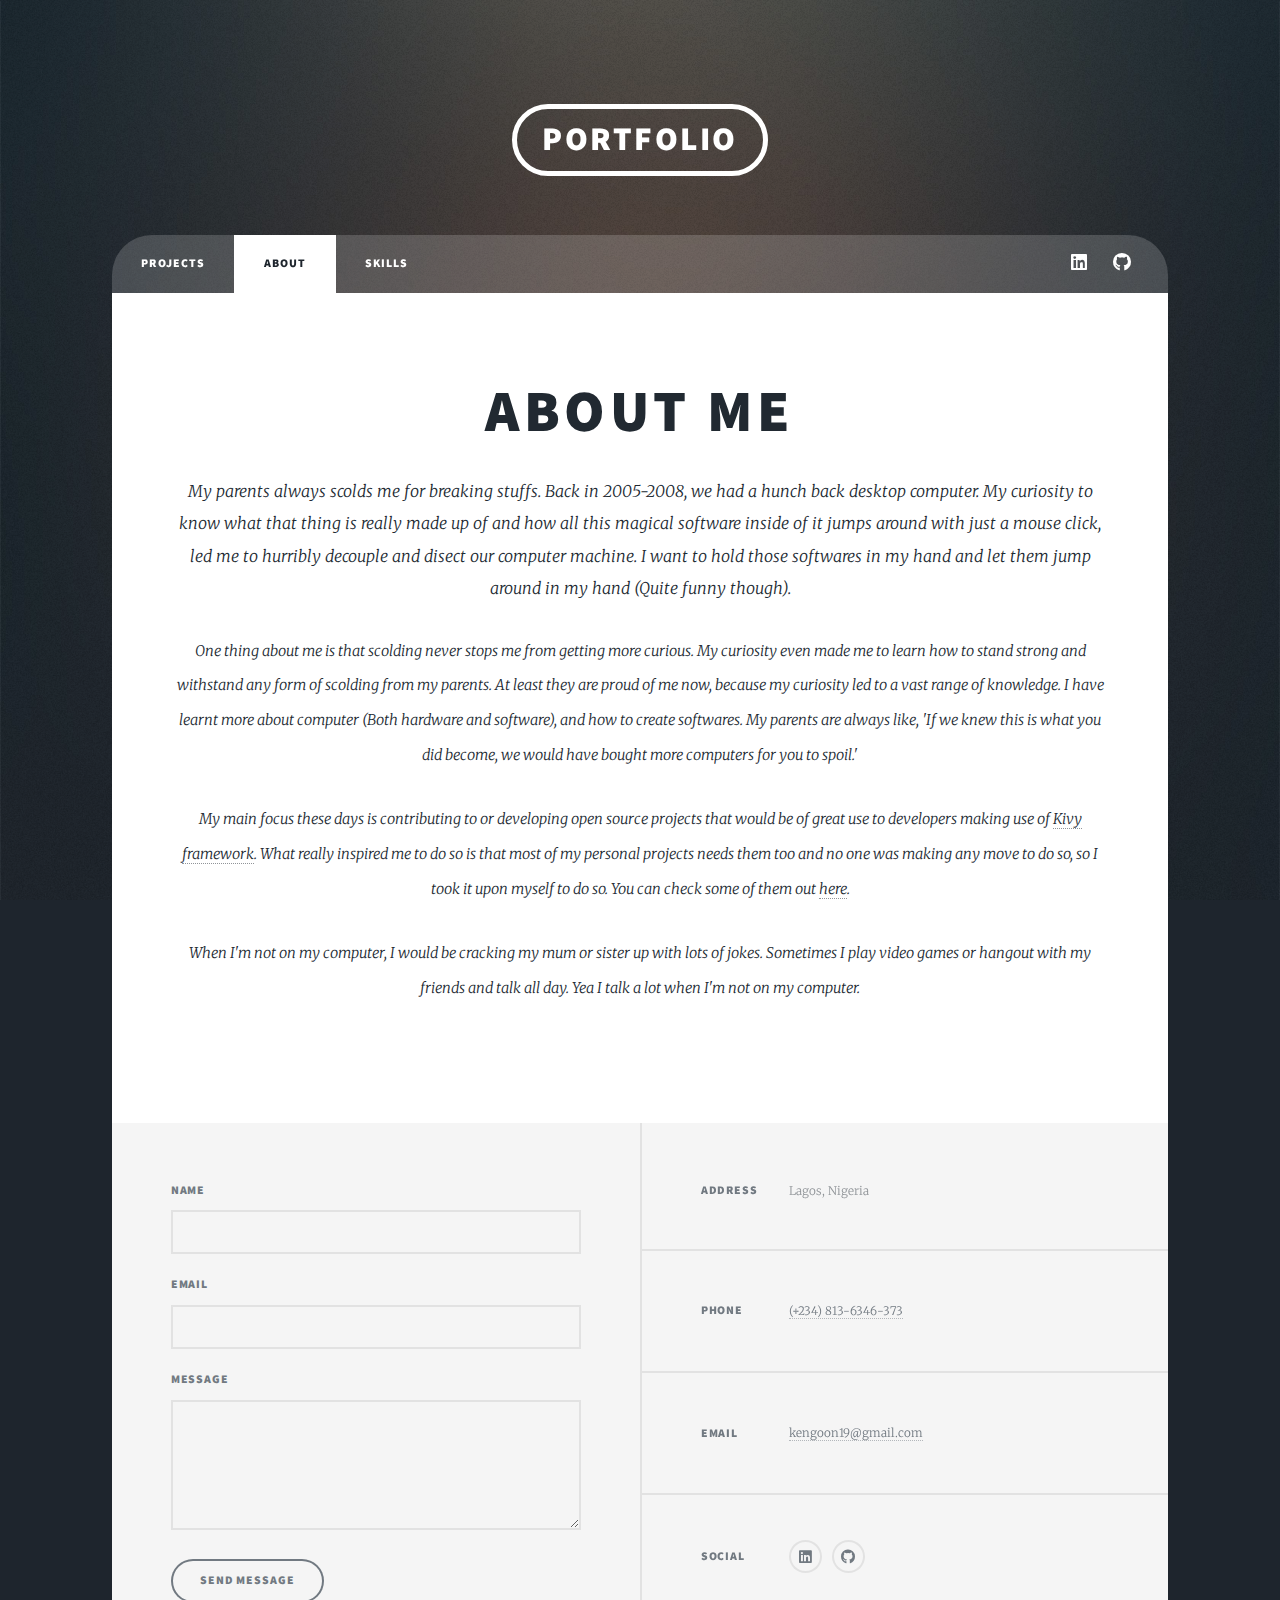
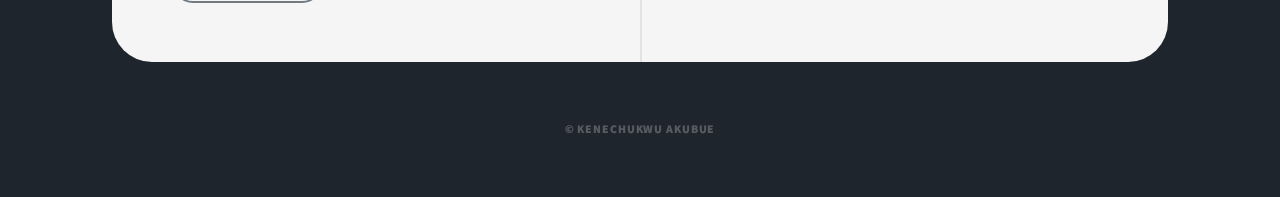
<file: about.html>
<!DOCTYPE HTML>
<!--
	Massively by HTML5 UP
	html5up.net | @ajlkn
	Free for personal and commercial use under the CCA 3.0 license (html5up.net/license)
-->
<html>
	<head>
		<title>Kenechukwu Akubue's Portfolio</title>
		<meta charset="utf-8" />
		<meta name="viewport" content="width=device-width, initial-scale=1, user-scalable=no" />
		<link rel="stylesheet" href="assets/css/main.css" />
		<noscript><link rel="stylesheet" href="assets/css/noscript.css" /></noscript>
	</head>
	<body class="is-preload">

		<!-- Wrapper -->
			<div id="wrapper">

				<!-- Header -->
					<header id="header">
						<a href="index.html" class="logo">Portfolio</a>
					</header>

				<!-- Nav -->
				<nav id="nav">
					<ul class="links">
						<li><a href="index.html">Projects</a></li>
						<li class="active"><a href="about.html">About</a></li>
						<li><a href="skills.html">Skills</a></li>
					</ul>
					<ul class="icons">
						<li><a href="https://www.linkedin.com/in/kenechukwu-akubue-b9881118a/" class="icon brands alt fa fa-linkedin"><span class="label">LinkedIn</span></a></li>
						<li><a href="https://github.com/kengoon" class="icon brands alt fa-github"><span class="label">GitHub</span></a></li>
					</ul>
				</nav>

				<!-- Main -->
					<div id="main">

						<!-- Post -->
							<section class="post">
								<header class="major">
									<h1>About Me</h1>
									<p>
										My parents always scolds me for breaking stuffs. Back in 2005-2008, 
										we had a hunch back desktop computer. My curiosity to know what that 
										thing is really made up of and how all this magical software inside of 
										it jumps around with just a mouse click, led me to hurribly decouple and 
										disect our computer machine. I want to hold those softwares in my hand and 
										let them jump around in my hand (Quite funny though). 
									</p>
									<p>
										One thing about me is that scolding never stops me from getting more curious. 
										My curiosity even made me to learn how to stand strong and withstand any form 
										of scolding from my parents. At least they are proud of me now, because my 
										curiosity led to a vast range of knowledge. I have learnt more about computer 
										(Both hardware and software), and how to create softwares. My parents are always 
										like, 'If we knew this is what you did become, we would have bought more computers 
										for you to spoil.'
									</p>
									<p>
										My main focus these days is contributing to or developing open source projects that 
										would be of great use to developers making use of 
										<a href="https://kivy.org">Kivy framework</a>. What really inspired me to do so is that 
										most of my personal projects needs them too and no one was making any move to do so, so 
										I took it upon myself to do so. You can check some of them out 
										<a href="index.html">here</a>.
									</p>
									<p>
										When I'm not on my computer, I would be cracking my mum or sister up with lots of jokes.
										Sometimes I play video games or hangout with my friends and talk all day. Yea I talk a lot 
										when I'm not on my computer. 
									</p>
								</header>
							</section>

					</div>

				<!-- Footer -->
					<footer id="footer">
						<section>
							<form method="post" action="#">
								<div class="fields">
									<div class="field">
										<label for="name">Name</label>
										<input type="text" name="name" id="name" />
									</div>
									<div class="field">
										<label for="email">Email</label>
										<input type="text" name="email" id="email" />
									</div>
									<div class="field">
										<label for="message">Message</label>
										<textarea name="message" id="message" rows="3"></textarea>
									</div>
								</div>
								<ul class="actions">
									<li><input type="submit" value="Send Message" /></li>
								</ul>
							</form>
						</section>
						<section class="split contact">
							<section class="alt">
								<h3>Address</h3>
								<p>Lagos, Nigeria</p>
							</section>
							<section>
								<h3>Phone</h3>
								<p><a href="tel:234-813-6346-373">(+234) 813-6346-373</a></p>
							</section>
							<section>
								<h3>Email</h3>
								<p><a href="mailto:kengoon19@gmail.com">kengoon19@gmail.com</a></p>
							</section>
							<section>
								<h3>Social</h3>
								<ul class="icons alt">
									<li><a href="https://www.linkedin.com/in/kenechukwu-akubue-b9881118a/" class="icon brands alt fa fa-linkedin"><span class="label">Twitter</span></a></li>
									<li><a href="https://github.com/kengoon" class="icon brands alt fa-github"><span class="label">GitHub</span></a></li>
								</ul>
							</section>
						</section>
					</footer>

				<!-- Copyright -->
					<div id="copyright">
						<ul><li>&copy; Kenechukwu Akubue</li></ul>
					</div>

			</div>

		<!-- Scripts -->
			<script src="assets/js/jquery.min.js"></script>
			<script src="assets/js/jquery.scrollex.min.js"></script>
			<script src="assets/js/jquery.scrolly.min.js"></script>
			<script src="assets/js/browser.min.js"></script>
			<script src="assets/js/breakpoints.min.js"></script>
			<script src="assets/js/util.js"></script>
			<script src="assets/js/main.js"></script>

	</body>
</html>
</file>
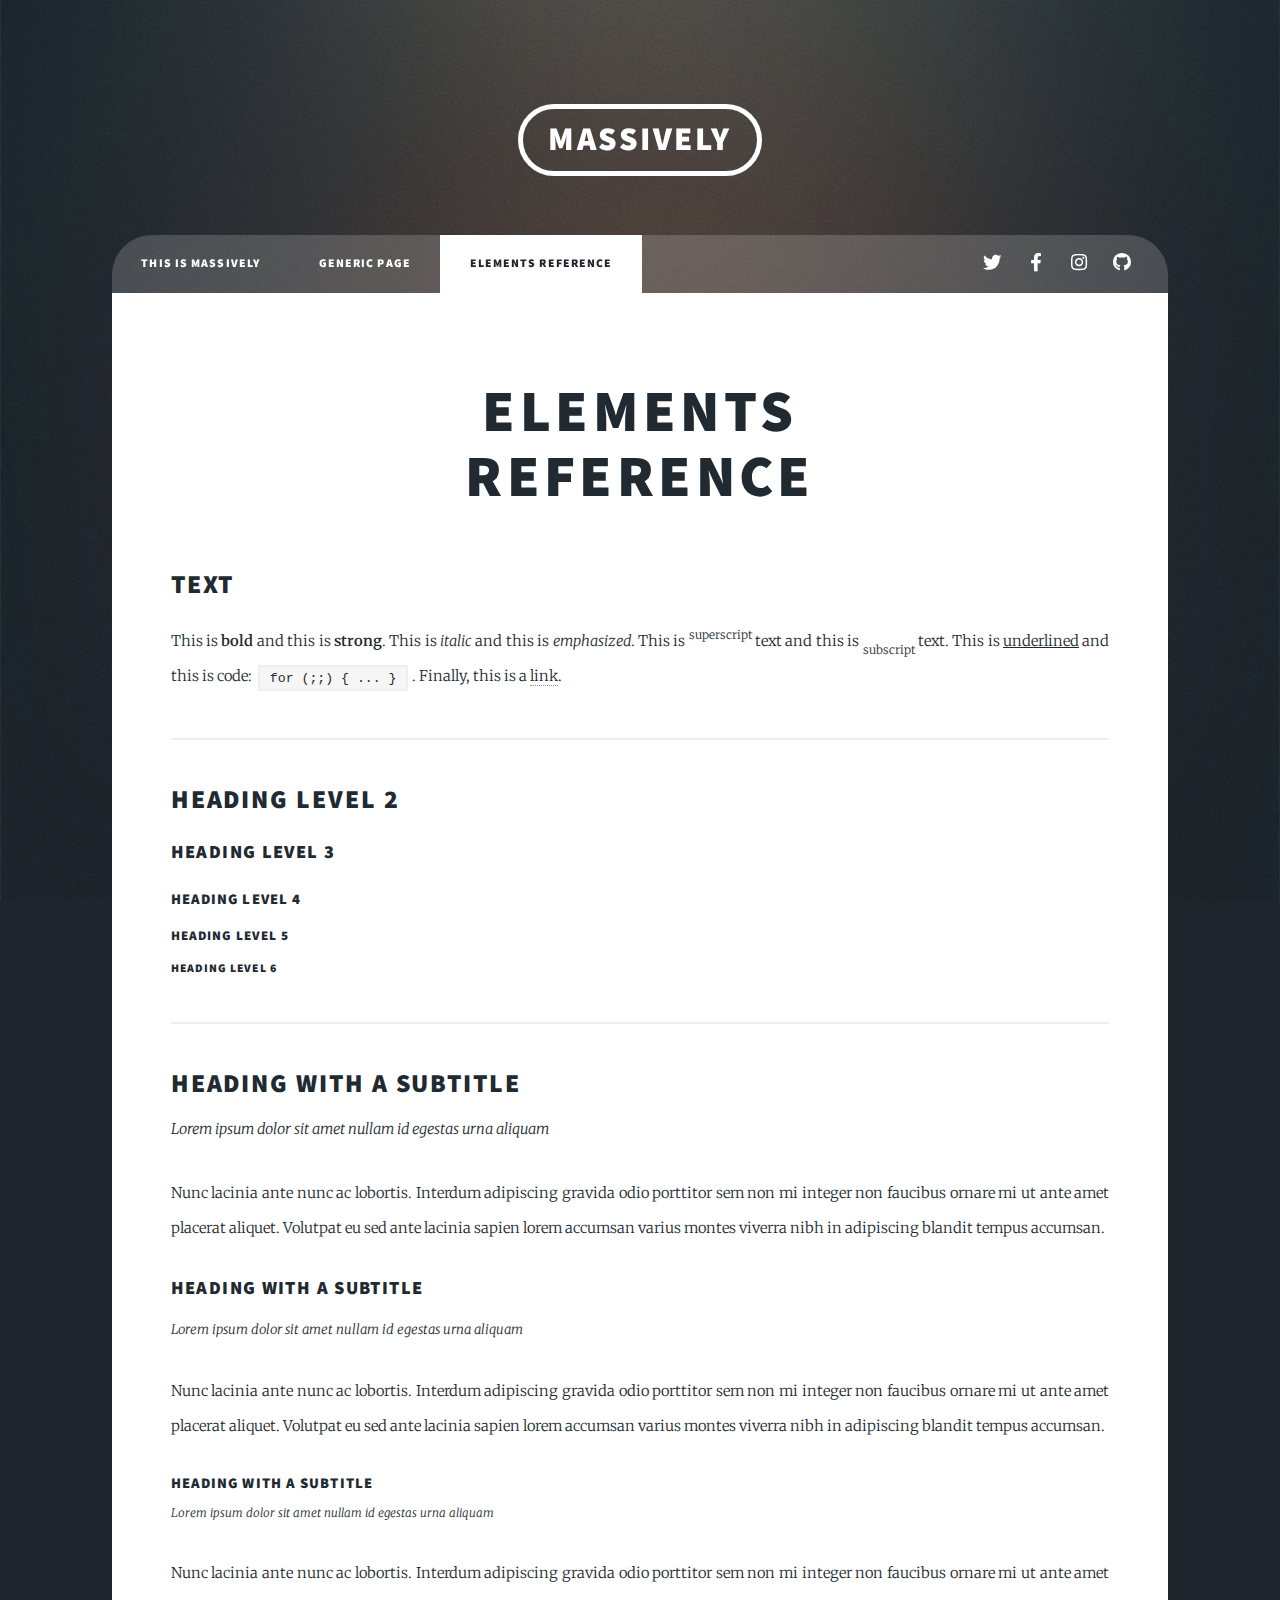
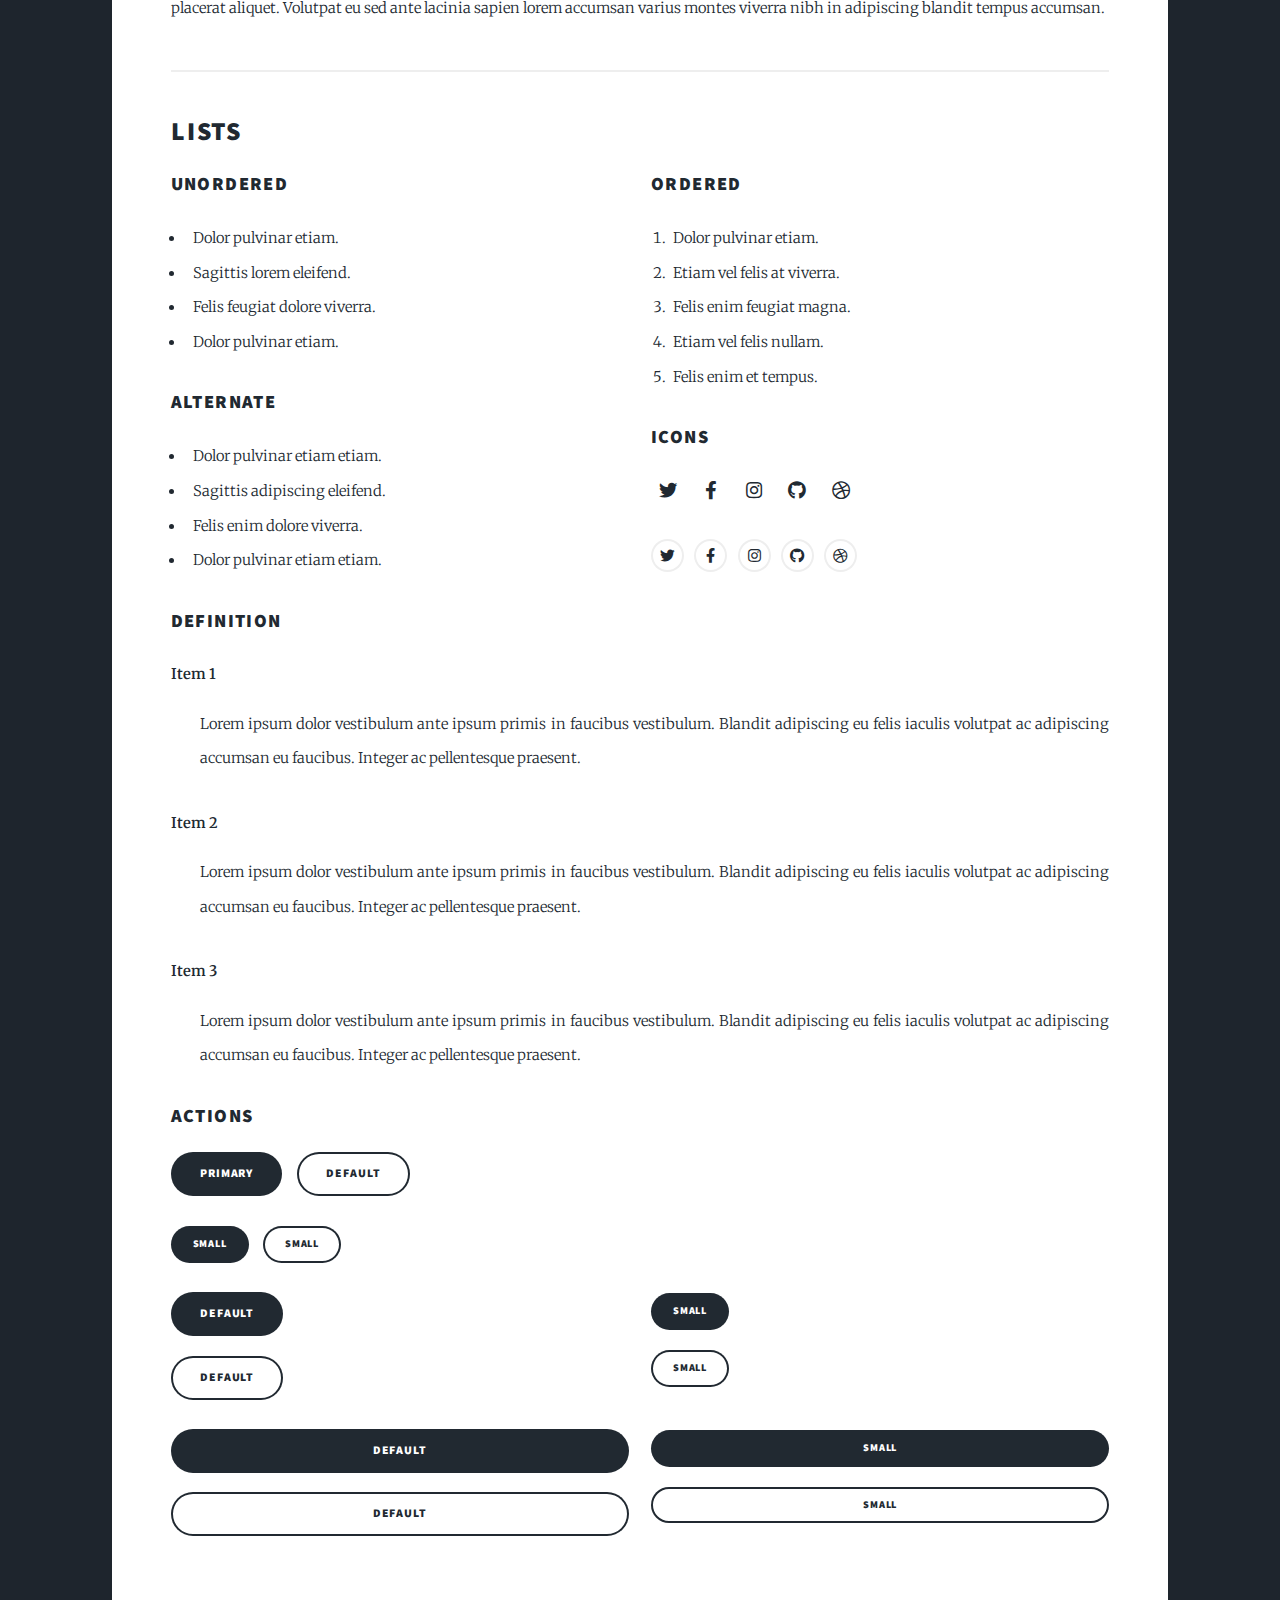
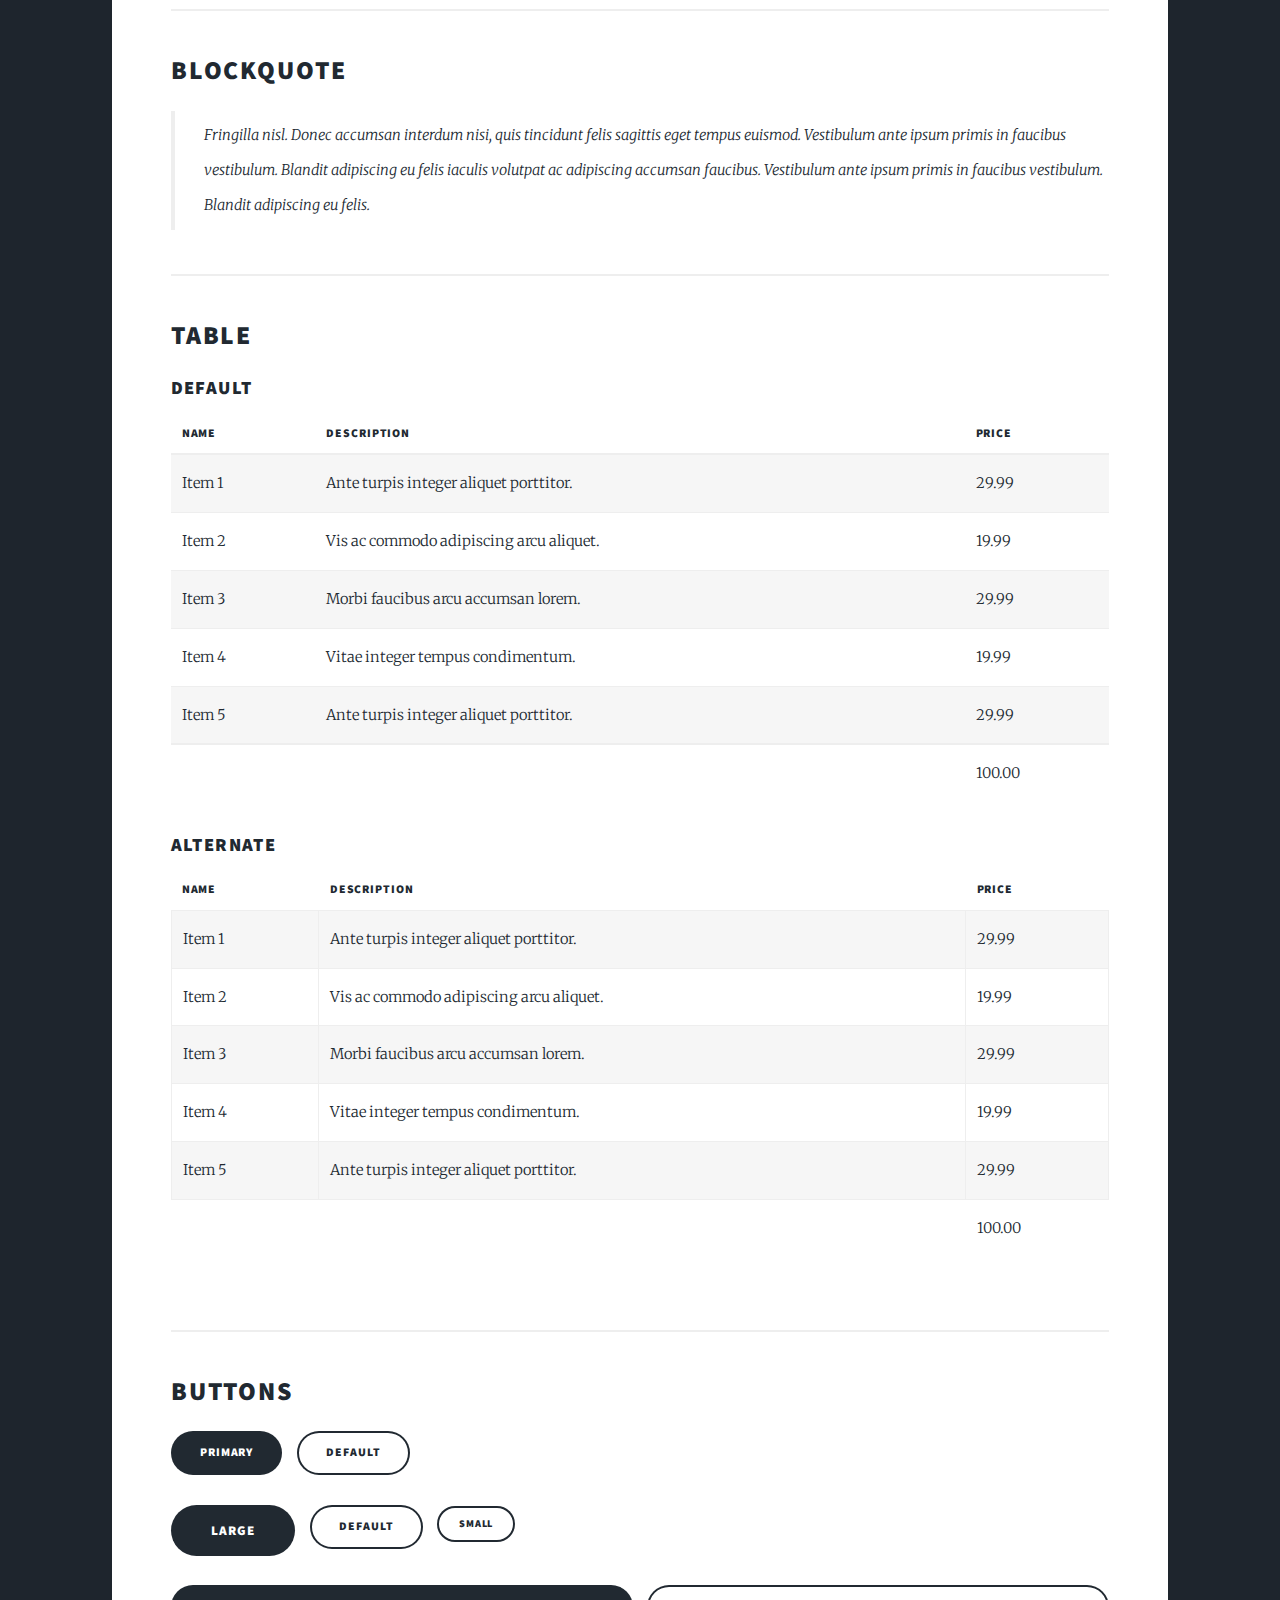
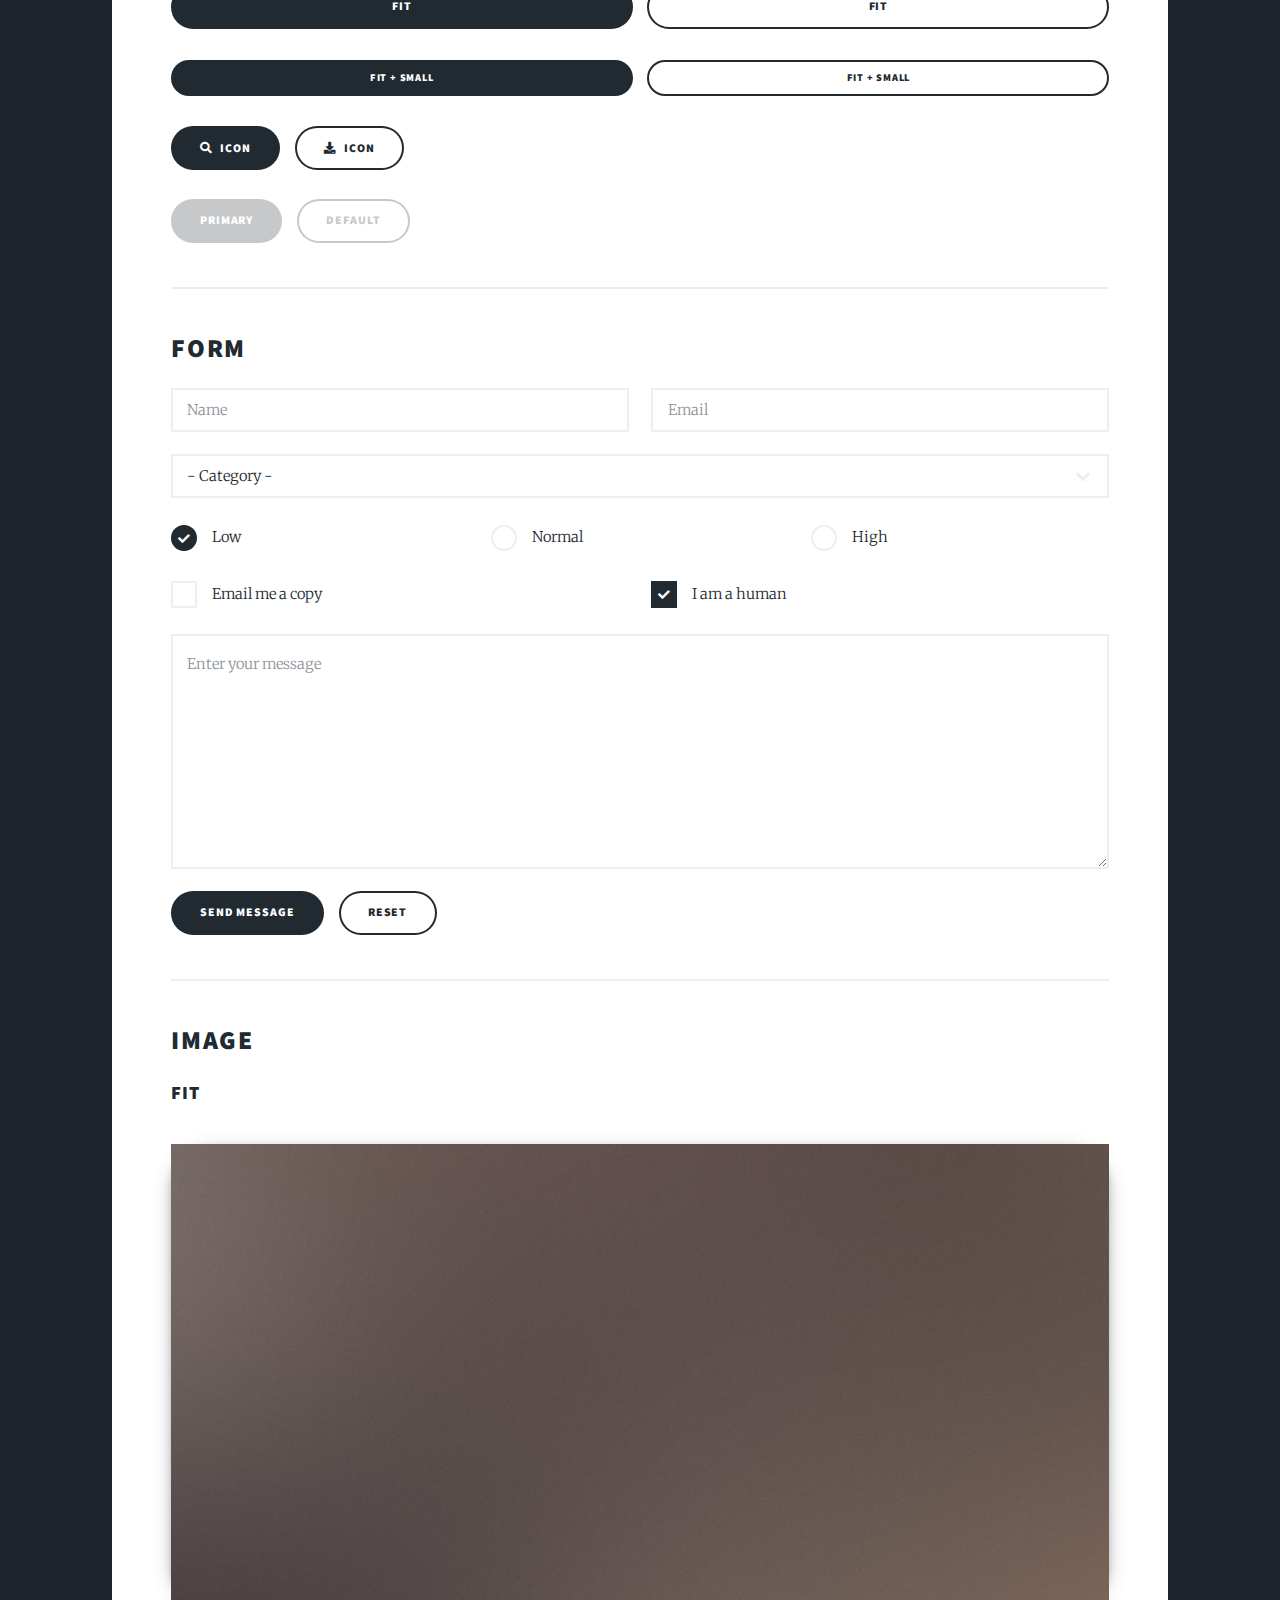
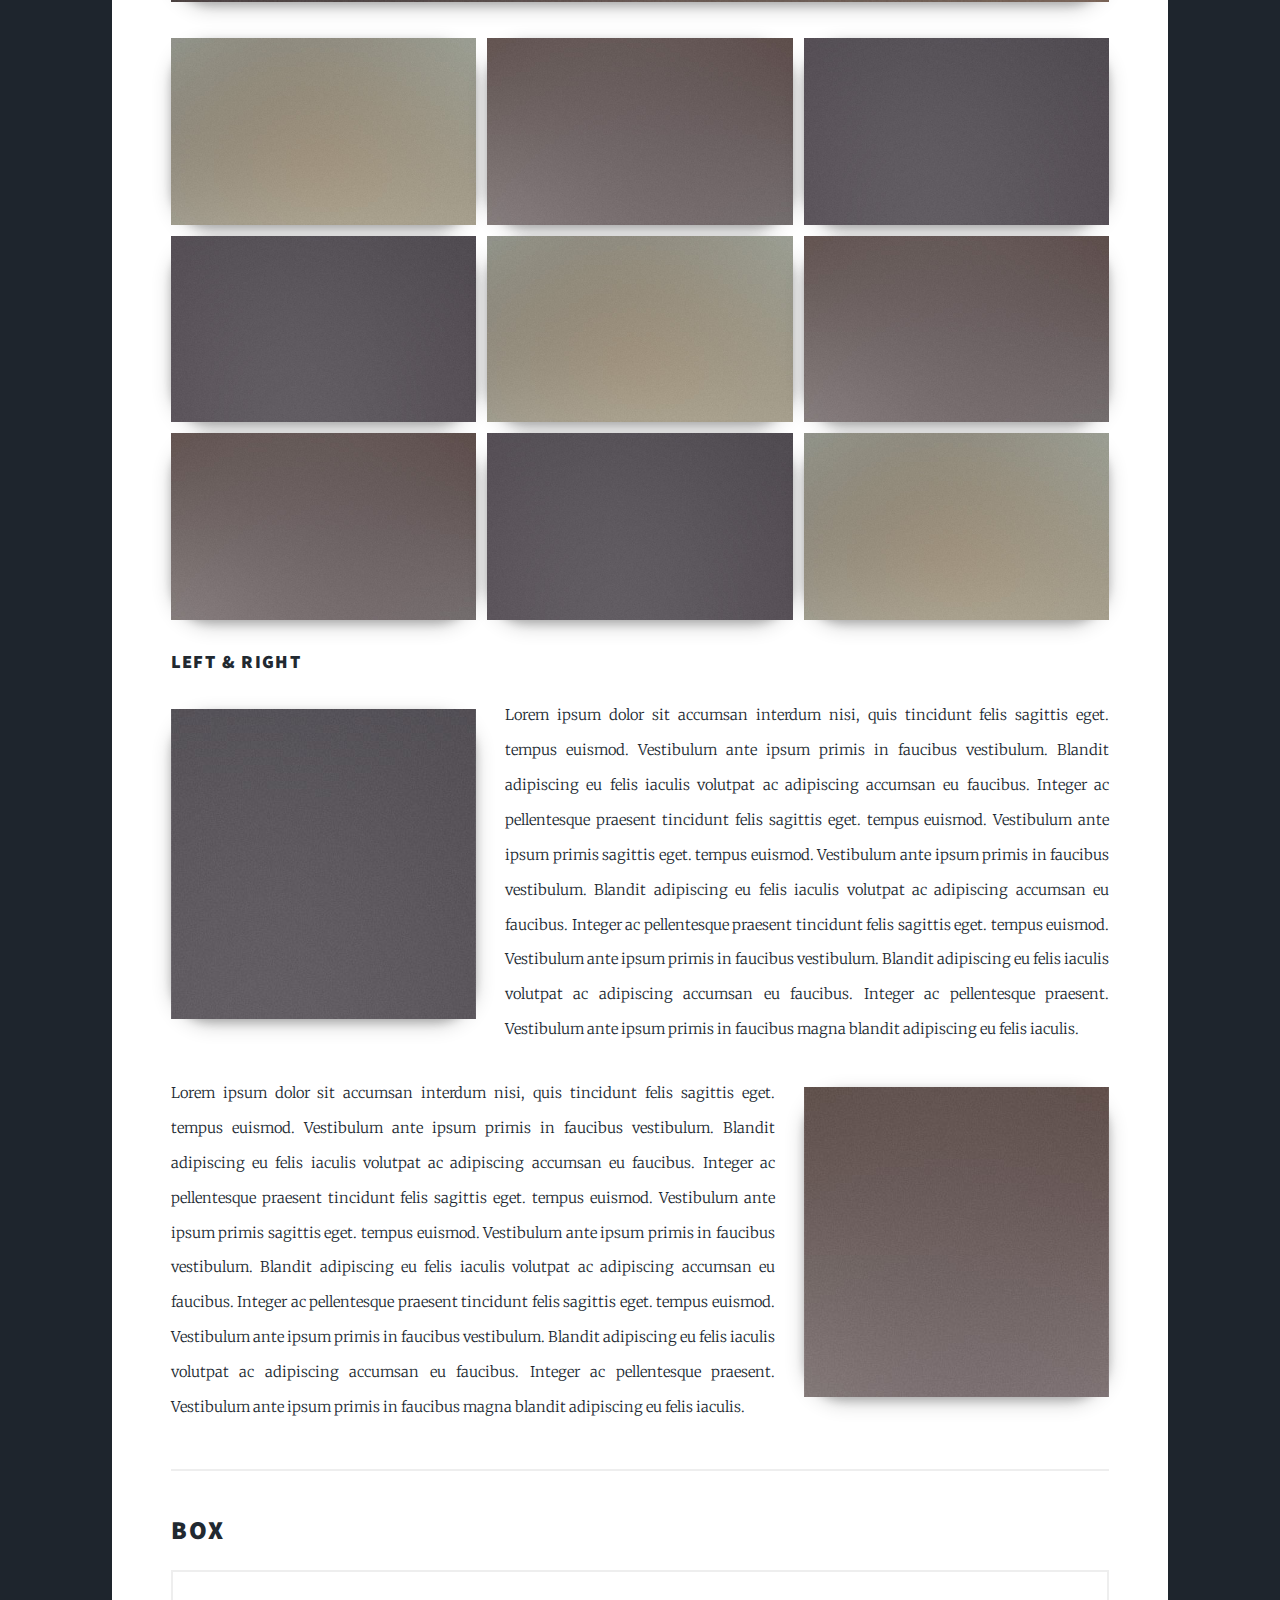
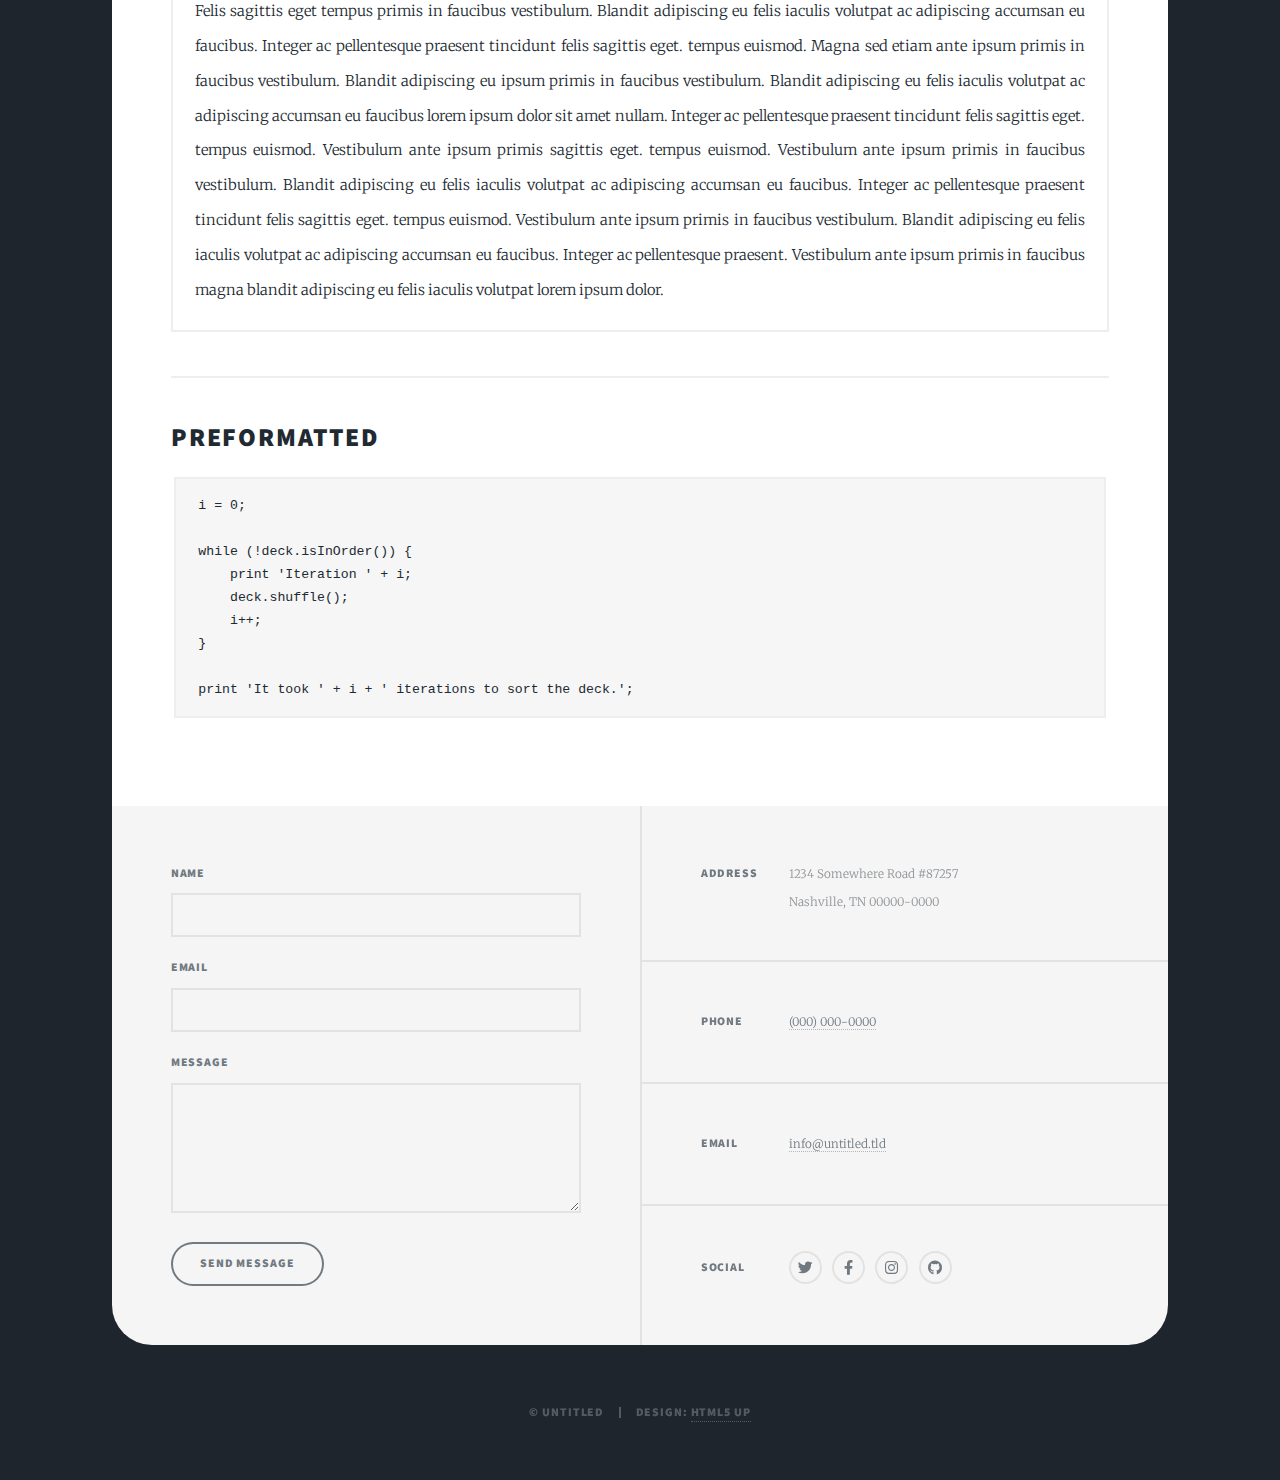
<file: elements.html>
<!DOCTYPE HTML>
<!--
	Massively by HTML5 UP
	html5up.net | @ajlkn
	Free for personal and commercial use under the CCA 3.0 license (html5up.net/license)
-->
<html>
	<head>
		<title>Elements Reference - Massively by HTML5 UP</title>
		<meta charset="utf-8" />
		<meta name="viewport" content="width=device-width, initial-scale=1, user-scalable=no" />
		<link rel="stylesheet" href="assets/css/main.css" />
		<noscript><link rel="stylesheet" href="assets/css/noscript.css" /></noscript>
	</head>
	<body class="is-preload">

		<!-- Wrapper -->
			<div id="wrapper">

				<!-- Header -->
					<header id="header">
						<a href="index.html" class="logo">Massively</a>
					</header>

				<!-- Nav -->
					<nav id="nav">
						<ul class="links">
							<li><a href="index.html">This is Massively</a></li>
							<li><a href="generic.html">Generic Page</a></li>
							<li class="active"><a href="elements.html">Elements Reference</a></li>
						</ul>
						<ul class="icons">
							<li><a href="#" class="icon brands fa-twitter"><span class="label">Twitter</span></a></li>
							<li><a href="#" class="icon brands fa-facebook-f"><span class="label">Facebook</span></a></li>
							<li><a href="#" class="icon brands fa-instagram"><span class="label">Instagram</span></a></li>
							<li><a href="#" class="icon brands fa-github"><span class="label">GitHub</span></a></li>
						</ul>
					</nav>

				<!-- Main -->
					<div id="main">

						<!-- Post -->
							<section class="post">
								<header class="major">
									<h1>Elements<br />
									Reference</h1>
								</header>

								<!-- Text stuff -->
									<h2>Text</h2>
									<p>This is <b>bold</b> and this is <strong>strong</strong>. This is <i>italic</i> and this is <em>emphasized</em>.
									This is <sup>superscript</sup> text and this is <sub>subscript</sub> text.
									This is <u>underlined</u> and this is code: <code>for (;;) { ... }</code>.
									Finally, this is a <a href="#">link</a>.</p>
									<hr />
									<h2>Heading Level 2</h2>
									<h3>Heading Level 3</h3>
									<h4>Heading Level 4</h4>
									<h5>Heading Level 5</h5>
									<h6>Heading Level 6</h6>
									<hr />
									<header>
										<h2>Heading with a Subtitle</h2>
										<p>Lorem ipsum dolor sit amet nullam id egestas urna aliquam</p>
									</header>
									<p>Nunc lacinia ante nunc ac lobortis. Interdum adipiscing gravida odio porttitor sem non mi integer non faucibus ornare mi ut ante amet placerat aliquet. Volutpat eu sed ante lacinia sapien lorem accumsan varius montes viverra nibh in adipiscing blandit tempus accumsan.</p>
									<header>
										<h3>Heading with a Subtitle</h3>
										<p>Lorem ipsum dolor sit amet nullam id egestas urna aliquam</p>
									</header>
									<p>Nunc lacinia ante nunc ac lobortis. Interdum adipiscing gravida odio porttitor sem non mi integer non faucibus ornare mi ut ante amet placerat aliquet. Volutpat eu sed ante lacinia sapien lorem accumsan varius montes viverra nibh in adipiscing blandit tempus accumsan.</p>
									<header>
										<h4>Heading with a Subtitle</h4>
										<p>Lorem ipsum dolor sit amet nullam id egestas urna aliquam</p>
									</header>
									<p>Nunc lacinia ante nunc ac lobortis. Interdum adipiscing gravida odio porttitor sem non mi integer non faucibus ornare mi ut ante amet placerat aliquet. Volutpat eu sed ante lacinia sapien lorem accumsan varius montes viverra nibh in adipiscing blandit tempus accumsan.</p>

									<hr />

								<!-- Lists -->
									<h2>Lists</h2>
									<div class="row">
										<div class="col-6 col-12-small">

											<h3>Unordered</h3>
											<ul>
												<li>Dolor pulvinar etiam.</li>
												<li>Sagittis lorem eleifend.</li>
												<li>Felis feugiat dolore viverra.</li>
												<li>Dolor pulvinar etiam.</li>
											</ul>

											<h3>Alternate</h3>
											<ul class="alt">
												<li>Dolor pulvinar etiam etiam.</li>
												<li>Sagittis adipiscing eleifend.</li>
												<li>Felis enim dolore viverra.</li>
												<li>Dolor pulvinar etiam etiam.</li>
											</ul>

										</div>
										<div class="col-6 col-12-small">

											<h3>Ordered</h3>
											<ol>
												<li>Dolor pulvinar etiam.</li>
												<li>Etiam vel felis at viverra.</li>
												<li>Felis enim feugiat magna.</li>
												<li>Etiam vel felis nullam.</li>
												<li>Felis enim et tempus.</li>
											</ol>

											<h3>Icons</h3>
											<ul class="icons">
												<li><a href="#" class="icon brands fa-twitter"><span class="label">Twitter</span></a></li>
												<li><a href="#" class="icon brands fa-facebook-f"><span class="label">Facebook</span></a></li>
												<li><a href="#" class="icon brands fa-instagram"><span class="label">Instagram</span></a></li>
												<li><a href="#" class="icon brands fa-github"><span class="label">Github</span></a></li>
												<li><a href="#" class="icon brands fa-dribbble"><span class="label">Dribbble</span></a></li>
											</ul>
											<ul class="icons alt">
												<li><a href="#" class="icon brands alt fa-twitter"><span class="label">Twitter</span></a></li>
												<li><a href="#" class="icon brands alt fa-facebook-f"><span class="label">Facebook</span></a></li>
												<li><a href="#" class="icon brands alt fa-instagram"><span class="label">Instagram</span></a></li>
												<li><a href="#" class="icon brands alt fa-github"><span class="label">Github</span></a></li>
												<li><a href="#" class="icon brands alt fa-dribbble"><span class="label">Dribbble</span></a></li>
											</ul>

										</div>
									</div>
									<h3>Definition</h3>
									<dl>
										<dt>Item 1</dt>
										<dd>
											<p>Lorem ipsum dolor vestibulum ante ipsum primis in faucibus vestibulum. Blandit adipiscing eu felis iaculis volutpat ac adipiscing accumsan eu faucibus. Integer ac pellentesque praesent.</p>
										</dd>
										<dt>Item 2</dt>
										<dd>
											<p>Lorem ipsum dolor vestibulum ante ipsum primis in faucibus vestibulum. Blandit adipiscing eu felis iaculis volutpat ac adipiscing accumsan eu faucibus. Integer ac pellentesque praesent.</p>
										</dd>
										<dt>Item 3</dt>
										<dd>
											<p>Lorem ipsum dolor vestibulum ante ipsum primis in faucibus vestibulum. Blandit adipiscing eu felis iaculis volutpat ac adipiscing accumsan eu faucibus. Integer ac pellentesque praesent.</p>
										</dd>
									</dl>

									<h3>Actions</h3>
									<ul class="actions">
										<li><a href="#" class="button primary">Primary</a></li>
										<li><a href="#" class="button">Default</a></li>
									</ul>
									<ul class="actions small">
										<li><a href="#" class="button primary small">Small</a></li>
										<li><a href="#" class="button small">Small</a></li>
									</ul>
									<div class="row">
										<div class="col-6 col-12-small">
											<ul class="actions stacked">
												<li><a href="#" class="button primary">Default</a></li>
												<li><a href="#" class="button">Default</a></li>
											</ul>
										</div>
										<div class="col-6 col-12-small">
											<ul class="actions stacked">
												<li><a href="#" class="button primary small">Small</a></li>
												<li><a href="#" class="button small">Small</a></li>
											</ul>
										</div>
									</div>
									<div class="row">
										<div class="col-6 col-12-small">
											<ul class="actions stacked">
												<li><a href="#" class="button primary fit">Default</a></li>
												<li><a href="#" class="button fit">Default</a></li>
											</ul>
										</div>
										<div class="col-6 col-12-small">
											<ul class="actions stacked">
												<li><a href="#" class="button primary small fit">Small</a></li>
												<li><a href="#" class="button small fit">Small</a></li>
											</ul>
										</div>
									</div>

									<hr />

								<!-- Blockquote -->
									<h2>Blockquote</h2>
									<blockquote>Fringilla nisl. Donec accumsan interdum nisi, quis tincidunt felis sagittis eget tempus euismod. Vestibulum ante ipsum primis in faucibus vestibulum. Blandit adipiscing eu felis iaculis volutpat ac adipiscing accumsan faucibus. Vestibulum ante ipsum primis in faucibus vestibulum. Blandit adipiscing eu felis.</blockquote>

									<hr />

								<!-- Table -->
									<h2>Table</h2>

									<h3>Default</h3>
									<div class="table-wrapper">
										<table>
											<thead>
												<tr>
													<th>Name</th>
													<th>Description</th>
													<th>Price</th>
												</tr>
											</thead>
											<tbody>
												<tr>
													<td>Item 1</td>
													<td>Ante turpis integer aliquet porttitor.</td>
													<td>29.99</td>
												</tr>
												<tr>
													<td>Item 2</td>
													<td>Vis ac commodo adipiscing arcu aliquet.</td>
													<td>19.99</td>
												</tr>
												<tr>
													<td>Item 3</td>
													<td> Morbi faucibus arcu accumsan lorem.</td>
													<td>29.99</td>
												</tr>
												<tr>
													<td>Item 4</td>
													<td>Vitae integer tempus condimentum.</td>
													<td>19.99</td>
												</tr>
												<tr>
													<td>Item 5</td>
													<td>Ante turpis integer aliquet porttitor.</td>
													<td>29.99</td>
												</tr>
											</tbody>
											<tfoot>
												<tr>
													<td colspan="2"></td>
													<td>100.00</td>
												</tr>
											</tfoot>
										</table>
									</div>

									<h3>Alternate</h3>
									<div class="table-wrapper">
										<table class="alt">
											<thead>
												<tr>
													<th>Name</th>
													<th>Description</th>
													<th>Price</th>
												</tr>
											</thead>
											<tbody>
												<tr>
													<td>Item 1</td>
													<td>Ante turpis integer aliquet porttitor.</td>
													<td>29.99</td>
												</tr>
												<tr>
													<td>Item 2</td>
													<td>Vis ac commodo adipiscing arcu aliquet.</td>
													<td>19.99</td>
												</tr>
												<tr>
													<td>Item 3</td>
													<td> Morbi faucibus arcu accumsan lorem.</td>
													<td>29.99</td>
												</tr>
												<tr>
													<td>Item 4</td>
													<td>Vitae integer tempus condimentum.</td>
													<td>19.99</td>
												</tr>
												<tr>
													<td>Item 5</td>
													<td>Ante turpis integer aliquet porttitor.</td>
													<td>29.99</td>
												</tr>
											</tbody>
											<tfoot>
												<tr>
													<td colspan="2"></td>
													<td>100.00</td>
												</tr>
											</tfoot>
										</table>
									</div>

									<hr />

								<!-- Buttons -->
									<h2>Buttons</h2>
									<ul class="actions">
										<li><a href="#" class="button primary">Primary</a></li>
										<li><a href="#" class="button">Default</a></li>
									</ul>
									<ul class="actions">
										<li><a href="#" class="button primary large">Large</a></li>
										<li><a href="#" class="button">Default</a></li>
										<li><a href="#" class="button small">Small</a></li>
									</ul>
									<ul class="actions fit">
										<li><a href="#" class="button primary fit">Fit</a></li>
										<li><a href="#" class="button fit">Fit</a></li>
									</ul>
									<ul class="actions fit small">
										<li><a href="#" class="button primary fit small">Fit + Small</a></li>
										<li><a href="#" class="button fit small">Fit + Small</a></li>
									</ul>
									<ul class="actions">
										<li><a href="#" class="button primary icon solid fa-search">Icon</a></li>
										<li><a href="#" class="button icon solid fa-download">Icon</a></li>
									</ul>
									<ul class="actions">
										<li><span class="button primary disabled">Primary</span></li>
										<li><span class="button disabled">Default</span></li>
									</ul>

									<hr />

								<!-- Form -->
									<h2>Form</h2>

									<form method="post" action="#">
										<div class="row gtr-uniform">
											<div class="col-6 col-12-xsmall">
												<input type="text" name="demo-name" id="demo-name" value="" placeholder="Name" />
											</div>
											<div class="col-6 col-12-xsmall">
												<input type="email" name="demo-email" id="demo-email" value="" placeholder="Email" />
											</div>
											<!-- Break -->
											<div class="col-12">
												<select name="demo-category" id="demo-category">
													<option value="">- Category -</option>
													<option value="1">Manufacturing</option>
													<option value="1">Shipping</option>
													<option value="1">Administration</option>
													<option value="1">Human Resources</option>
												</select>
											</div>
											<!-- Break -->
											<div class="col-4 col-12-small">
												<input type="radio" id="demo-priority-low" name="demo-priority" checked>
												<label for="demo-priority-low">Low</label>
											</div>
											<div class="col-4 col-12-small">
												<input type="radio" id="demo-priority-normal" name="demo-priority">
												<label for="demo-priority-normal">Normal</label>
											</div>
											<div class="col-4 col-12-small">
												<input type="radio" id="demo-priority-high" name="demo-priority">
												<label for="demo-priority-high">High</label>
											</div>
											<!-- Break -->
											<div class="col-6 col-12-small">
												<input type="checkbox" id="demo-copy" name="demo-copy">
												<label for="demo-copy">Email me a copy</label>
											</div>
											<div class="col-6 col-12-small">
												<input type="checkbox" id="demo-human" name="demo-human" checked>
												<label for="demo-human">I am a human</label>
											</div>
											<!-- Break -->
											<div class="col-12">
												<textarea name="demo-message" id="demo-message" placeholder="Enter your message" rows="6"></textarea>
											</div>
											<!-- Break -->
											<div class="col-12">
												<ul class="actions">
													<li><input type="submit" value="Send Message" class="primary" /></li>
													<li><input type="reset" value="Reset" /></li>
												</ul>
											</div>
										</div>
									</form>

									<hr />

								<!-- Image -->
									<h2>Image</h2>

									<h3>Fit</h3>
									<span class="image fit"><img src="images/pic01.jpg" alt="" /></span>
									<div class="box alt">
										<div class="row gtr-50 gtr-uniform">
											<div class="col-4"><span class="image fit"><img src="images/pic02.jpg" alt="" /></span></div>
											<div class="col-4"><span class="image fit"><img src="images/pic03.jpg" alt="" /></span></div>
											<div class="col-4"><span class="image fit"><img src="images/pic04.jpg" alt="" /></span></div>
											<!-- Break -->
											<div class="col-4"><span class="image fit"><img src="images/pic04.jpg" alt="" /></span></div>
											<div class="col-4"><span class="image fit"><img src="images/pic02.jpg" alt="" /></span></div>
											<div class="col-4"><span class="image fit"><img src="images/pic03.jpg" alt="" /></span></div>
											<!-- Break -->
											<div class="col-4"><span class="image fit"><img src="images/pic03.jpg" alt="" /></span></div>
											<div class="col-4"><span class="image fit"><img src="images/pic04.jpg" alt="" /></span></div>
											<div class="col-4"><span class="image fit"><img src="images/pic02.jpg" alt="" /></span></div>
										</div>
									</div>

									<h3>Left &amp; Right</h3>
									<p><span class="image left"><img src="images/pic08.jpg" alt="" /></span>Lorem ipsum dolor sit accumsan interdum nisi, quis tincidunt felis sagittis eget. tempus euismod. Vestibulum ante ipsum primis in faucibus vestibulum. Blandit adipiscing eu felis iaculis volutpat ac adipiscing accumsan eu faucibus. Integer ac pellentesque praesent tincidunt felis sagittis eget. tempus euismod. Vestibulum ante ipsum primis sagittis eget. tempus euismod. Vestibulum ante ipsum primis in faucibus vestibulum. Blandit adipiscing eu felis iaculis volutpat ac adipiscing accumsan eu faucibus. Integer ac pellentesque praesent tincidunt felis sagittis eget. tempus euismod. Vestibulum ante ipsum primis in faucibus vestibulum. Blandit adipiscing eu felis iaculis volutpat ac adipiscing accumsan eu faucibus. Integer ac pellentesque praesent. Vestibulum ante ipsum primis in faucibus magna blandit adipiscing eu felis iaculis.</p>
									<p><span class="image right"><img src="images/pic09.jpg" alt="" /></span>Lorem ipsum dolor sit accumsan interdum nisi, quis tincidunt felis sagittis eget. tempus euismod. Vestibulum ante ipsum primis in faucibus vestibulum. Blandit adipiscing eu felis iaculis volutpat ac adipiscing accumsan eu faucibus. Integer ac pellentesque praesent tincidunt felis sagittis eget. tempus euismod. Vestibulum ante ipsum primis sagittis eget. tempus euismod. Vestibulum ante ipsum primis in faucibus vestibulum. Blandit adipiscing eu felis iaculis volutpat ac adipiscing accumsan eu faucibus. Integer ac pellentesque praesent tincidunt felis sagittis eget. tempus euismod. Vestibulum ante ipsum primis in faucibus vestibulum. Blandit adipiscing eu felis iaculis volutpat ac adipiscing accumsan eu faucibus. Integer ac pellentesque praesent. Vestibulum ante ipsum primis in faucibus magna blandit adipiscing eu felis iaculis.</p>

									<hr />

								<!-- Box -->
									<h2>Box</h2>
									<div class="box">
										<p>Felis sagittis eget tempus primis in faucibus vestibulum. Blandit adipiscing eu felis iaculis volutpat ac adipiscing accumsan eu faucibus. Integer ac pellentesque praesent tincidunt felis sagittis eget. tempus euismod. Magna sed etiam ante ipsum primis in faucibus vestibulum. Blandit adipiscing eu ipsum primis in faucibus vestibulum. Blandit adipiscing eu felis iaculis volutpat ac adipiscing accumsan eu faucibus lorem ipsum dolor sit amet nullam. Integer ac pellentesque praesent tincidunt felis sagittis eget. tempus euismod. Vestibulum ante ipsum primis sagittis eget. tempus euismod. Vestibulum ante ipsum primis in faucibus vestibulum. Blandit adipiscing eu felis iaculis volutpat ac adipiscing accumsan eu faucibus. Integer ac pellentesque praesent tincidunt felis sagittis eget. tempus euismod. Vestibulum ante ipsum primis in faucibus vestibulum. Blandit adipiscing eu felis iaculis volutpat ac adipiscing accumsan eu faucibus. Integer ac pellentesque praesent. Vestibulum ante ipsum primis in faucibus magna blandit adipiscing eu felis iaculis volutpat lorem ipsum dolor.</p>
									</div>

									<hr />

								<!-- Preformatted Code -->
									<h2>Preformatted</h2>
									<pre><code>i = 0;

while (!deck.isInOrder()) {
    print 'Iteration ' + i;
    deck.shuffle();
    i++;
}

print 'It took ' + i + ' iterations to sort the deck.';
</code></pre>

							</section>

					</div>

				<!-- Footer -->
					<footer id="footer">
						<section>
							<form method="post" action="#">
								<div class="fields">
									<div class="field">
										<label for="name">Name</label>
										<input type="text" name="name" id="name" />
									</div>
									<div class="field">
										<label for="email">Email</label>
										<input type="text" name="email" id="email" />
									</div>
									<div class="field">
										<label for="message">Message</label>
										<textarea name="message" id="message" rows="3"></textarea>
									</div>
								</div>
								<ul class="actions">
									<li><input type="submit" value="Send Message" /></li>
								</ul>
							</form>
						</section>
						<section class="split contact">
							<section class="alt">
								<h3>Address</h3>
								<p>1234 Somewhere Road #87257<br />
								Nashville, TN 00000-0000</p>
							</section>
							<section>
								<h3>Phone</h3>
								<p><a href="#">(000) 000-0000</a></p>
							</section>
							<section>
								<h3>Email</h3>
								<p><a href="#">info@untitled.tld</a></p>
							</section>
							<section>
								<h3>Social</h3>
								<ul class="icons alt">
									<li><a href="#" class="icon brands alt fa-twitter"><span class="label">Twitter</span></a></li>
									<li><a href="#" class="icon brands alt fa-facebook-f"><span class="label">Facebook</span></a></li>
									<li><a href="#" class="icon brands alt fa-instagram"><span class="label">Instagram</span></a></li>
									<li><a href="#" class="icon brands alt fa-github"><span class="label">GitHub</span></a></li>
								</ul>
							</section>
						</section>
					</footer>

				<!-- Copyright -->
					<div id="copyright">
						<ul><li>&copy; Untitled</li><li>Design: <a href="https://html5up.net">HTML5 UP</a></li></ul>
					</div>

			</div>

		<!-- Scripts -->
			<script src="assets/js/jquery.min.js"></script>
			<script src="assets/js/jquery.scrollex.min.js"></script>
			<script src="assets/js/jquery.scrolly.min.js"></script>
			<script src="assets/js/browser.min.js"></script>
			<script src="assets/js/breakpoints.min.js"></script>
			<script src="assets/js/util.js"></script>
			<script src="assets/js/main.js"></script>

	</body>
</html>
</file>
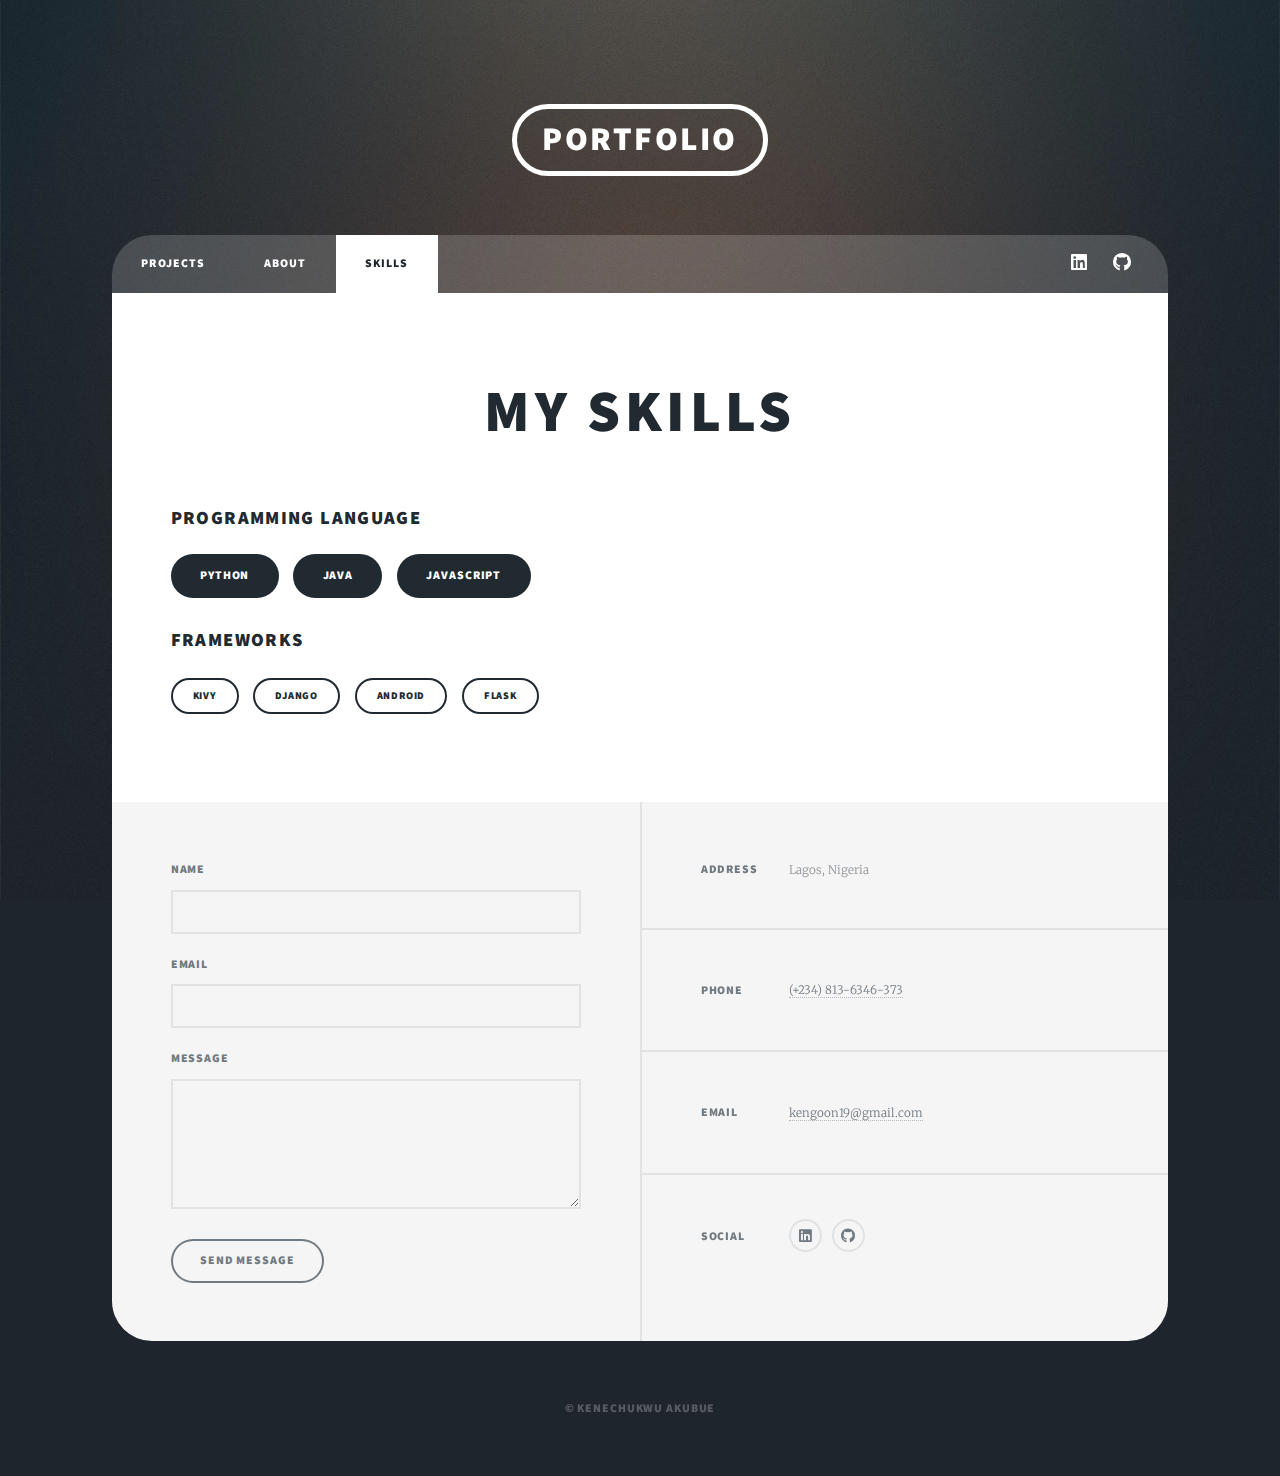
<file: skills.html>
<!DOCTYPE HTML>
<!--
	Massively by HTML5 UP
	html5up.net | @ajlkn
	Free for personal and commercial use under the CCA 3.0 license (html5up.net/license)
-->
<html>
	<head>
		<title>Kenechukwu Akubue's Portfolio</title>
		<meta charset="utf-8" />
		<meta name="viewport" content="width=device-width, initial-scale=1, user-scalable=no" />
		<link rel="stylesheet" href="assets/css/main.css" />
		<noscript><link rel="stylesheet" href="assets/css/noscript.css" /></noscript>
	</head>
	<body class="is-preload">

		<!-- Wrapper -->
			<div id="wrapper">

				<!-- Header -->
					<header id="header">
						<a href="index.html" class="logo">Portfolio</a>
					</header>

				<!-- Nav -->
					<nav id="nav">
						<ul class="links">
							<li><a href="index.html">Projects</a></li>
							<li><a href="about.html">About</a></li>
							<li class="active"><a href="skills.html">Skills</a></li>
						</ul>
						<ul class="icons">
							<li><a href="https://www.linkedin.com/in/kenechukwu-akubue-b9881118a/" class="icon brands alt fa fa-linkedin"><span class="label">LinkedIn</span></a></li>
							<li><a href="https://github.com/kengoon" class="icon brands alt fa-github"><span class="label">GitHub</span></a></li>
						</ul>
					</nav>

				<!-- Main -->
					<div id="main">

						<!-- Post -->
							<section class="post">
								<header class="major">
									<h1>My Skills</h1>
								</header>

								<!-- Text stuff -->
									<h3>Programming Language</h3>
									<ul class="actions">
										<li><a class="button primary">Python</a></li>
										<li><a class="button primary">Java</a></li>
										<li><a class="button primary">JavaScript</a></li>

									</ul>
									<h3>Frameworks</h3>
									<ul class="actions">
										<li><a class="button small">Kivy</a></li>
										<li><a class="button small">Django</a></li>
										<li><a class="button small">Android</a></li>
										<li><a class="button small">Flask</a></li>
									</ul>
							</section>
					</div>

				<!-- Footer -->
					<footer id="footer">
						<section>
							<form method="post" action="#">
								<div class="fields">
									<div class="field">
										<label for="name">Name</label>
										<input type="text" name="name" id="name" />
									</div>
									<div class="field">
										<label for="email">Email</label>
										<input type="text" name="email" id="email" />
									</div>
									<div class="field">
										<label for="message">Message</label>
										<textarea name="message" id="message" rows="3"></textarea>
									</div>
								</div>
								<ul class="actions">
									<li><input type="submit" value="Send Message" /></li>
								</ul>
							</form>
						</section>
						<section class="split contact">
							<section class="alt">
								<h3>Address</h3>
								<p>Lagos, Nigeria</p>
							</section>
							<section>
								<h3>Phone</h3>
								<p><a href="tel:234-813-6346-373">(+234) 813-6346-373</a></p>
							</section>
							<section>
								<h3>Email</h3>
								<p><a href="mailto:kengoon19@gmail.com">kengoon19@gmail.com</a></p>
							</section>
							<section>
								<h3>Social</h3>
								<ul class="icons alt">
									<li><a href="https://www.linkedin.com/in/kenechukwu-akubue-b9881118a/" class="icon brands alt fa fa-linkedin"><span class="label">Twitter</span></a></li>
									<li><a href="https://github.com/kengoon" class="icon brands alt fa-github"><span class="label">GitHub</span></a></li>
								</ul>
							</section>
						</section>
					</footer>

				<!-- Copyright -->
					<div id="copyright">
						<ul><li>&copy; Kenechukwu Akubue</li></ul>
					</div>

			</div>

		<!-- Scripts -->
			<script src="assets/js/jquery.min.js"></script>
			<script src="assets/js/jquery.scrollex.min.js"></script>
			<script src="assets/js/jquery.scrolly.min.js"></script>
			<script src="assets/js/browser.min.js"></script>
			<script src="assets/js/breakpoints.min.js"></script>
			<script src="assets/js/util.js"></script>
			<script src="assets/js/main.js"></script>

	</body>
</html>
</file>
<file: assets/css/main.css>
@import url(fontawesome-all.min.css);
@import url("https://fonts.googleapis.com/css?family=Merriweather:300,700,300italic,700italic|Source+Sans+Pro:900");

/*
	Massively by HTML5 UP
	html5up.net | @ajlkn
	Free for personal and commercial use under the CCA 3.0 license (html5up.net/license)
*/

html, body, div, span, applet, object,
iframe, h1, h2, h3, h4, h5, h6, p, blockquote,
pre, a, abbr, acronym, address, big, cite,
code, del, dfn, em, img, ins, kbd, q, s, samp,
small, strike, strong, sub, sup, tt, var, b,
u, i, center, dl, dt, dd, ol, ul, li, fieldset,
form, label, legend, table, caption, tbody,
tfoot, thead, tr, th, td, article, aside,
canvas, details, embed, figure, figcaption,
footer, header, hgroup, menu, nav, output, ruby,
section, summary, time, mark, audio, video {
	margin: 0;
	padding: 0;
	border: 0;
	font-size: 100%;
	font: inherit;
	vertical-align: baseline;}

article, aside, details, figcaption, figure,
footer, header, hgroup, menu, nav, section {
	display: block;}

body {
	line-height: 1;
}

ol, ul {
	list-style: none;
}

blockquote, q {
	quotes: none;
}

	blockquote:before, blockquote:after, q:before, q:after {
		content: '';
		content: none;
	}

table {
	border-collapse: collapse;
	border-spacing: 0;
}

body {
	-webkit-text-size-adjust: none;
}

mark {
	background-color: transparent;
	color: inherit;
}

input::-moz-focus-inner {
	border: 0;
	padding: 0;
}

input, select, textarea {
	-moz-appearance: none;
	-webkit-appearance: none;
	-ms-appearance: none;
	appearance: none;
}

/* Basic */

	@-ms-viewport {
		width: device-width;
	}

	body {
		-ms-overflow-style: scrollbar;
	}

	@media screen and (max-width: 480px) {

		html, body {
			min-width: 320px;
		}

	}

	html {
		box-sizing: border-box;
	}

	*, *:before, *:after {
		box-sizing: inherit;
	}

	body {
		background-color: #1e252d;
	}

		body.is-preload *, body.is-preload *:before, body.is-preload *:after {
			-moz-animation: none !important;
			-webkit-animation: none !important;
			-ms-animation: none !important;
			animation: none !important;
			-moz-transition: none !important;
			-webkit-transition: none !important;
			-ms-transition: none !important;
			transition: none !important;
		}

/* Type */

	html {
		font-size: 16pt;
	}

		@media screen and (max-width: 1680px) {

			html {
				font-size: 12pt;
			}

		}

		@media screen and (max-width: 1280px) {

			html {
				font-size: 11pt;
			}

		}

		@media screen and (max-width: 360px) {

			html {
				font-size: 10pt;
			}

		}

	body {
		color: #212931;
	}

	body, input, select, textarea {
		font-family: "Merriweather", Georgia, serif;
		font-weight: 300;
		font-size: 1rem;
		line-height: 2.375;
	}

	a {
		-moz-transition: color 0.2s ease-in-out, background-color 0.2s ease-in-out, border-color 0.2s ease-in-out, box-shadow 0.2s ease-in-out;
		-webkit-transition: color 0.2s ease-in-out, background-color 0.2s ease-in-out, border-color 0.2s ease-in-out, box-shadow 0.2s ease-in-out;
		-ms-transition: color 0.2s ease-in-out, background-color 0.2s ease-in-out, border-color 0.2s ease-in-out, box-shadow 0.2s ease-in-out;
		transition: color 0.2s ease-in-out, background-color 0.2s ease-in-out, border-color 0.2s ease-in-out, box-shadow 0.2s ease-in-out;
		border-bottom: dotted 1px;
		text-decoration: none;
	}

		a:hover {
			border-bottom-color: transparent;
		}

	strong, b {
		font-weight: 600;
	}

	em, i {
		font-style: italic;
	}

	p {
		text-align: justify;
		margin: 0 0 2rem 0;
	}

	h1, h2, h3, h4, h5, h6 {
		font-family: "Source Sans Pro", Helvetica, sans-serif;
		font-weight: 900;
		line-height: 1.5;
		letter-spacing: 0.075em;
		text-transform: uppercase;
		margin: 0 0 1rem 0;
	}

		h1 a, h2 a, h3 a, h4 a, h5 a, h6 a {
			border-bottom: 0;
			color: inherit;
			text-decoration: none;
		}

	h1 {
		font-size: 4rem;
		line-height: 1.1;
		margin: 0 0 2rem 0;
	}

	h2 {
		font-size: 1.75rem;
		line-height: 1.3;
		margin: 0 0 1.5rem 0;
	}

	h3 {
		font-size: 1.25rem;
		margin: 0 0 1.5rem 0;
	}

	h4 {
		font-size: 1rem;
	}

	h5 {
		font-size: 0.9rem;
	}

	h6 {
		font-size: 0.8rem;
	}

	sub {
		font-size: 0.8rem;
		position: relative;
		top: 0.5rem;
	}

	sup {
		font-size: 0.8rem;
		position: relative;
		top: -0.5rem;
	}

	blockquote {
		border-left: solid 4px;
		font-style: italic;
		margin: 0 0 2rem 0;
		padding: 0.5rem 0 0.5rem 2rem;
	}

	code {
		border: solid 2px;
		font-family: "Courier New", monospace;
		font-size: 0.9rem;
		margin: 0 0.25rem;
		padding: 0.25rem 0.65rem;
	}

	pre {
		-webkit-overflow-scrolling: touch;
		font-family: "Courier New", monospace;
		font-size: 0.9rem;
		margin: 0 0 2rem 0;
	}

		pre code {
			display: block;
			line-height: 1.75;
			padding: 1rem 1.5rem;
			overflow-x: auto;
		}

	hr {
		border: 0;
		border-bottom: solid 2px;
		margin: 3rem 0;
	}

		hr.major {
			margin: 5rem 0;
		}

	.align-left {
		text-align: left;
	}

	.align-center {
		text-align: center;
	}

	.align-right {
		text-align: right;
	}

	input, select, textarea {
		color: #212931;
	}

	a {
		color: #212931;
		border-bottom-color: rgba(33, 41, 49, 0.5);
	}

		a:hover {
			border-bottom-color: transparent;
			color: #18bfef !important;
		}

	strong, b {
		color: #212931;
	}

	h1, h2, h3, h4, h5, h6 {
		color: #212931;
	}

	blockquote {
		border-left-color: #eeeeee;
	}

	code {
		background: rgba(220, 220, 220, 0.25);
		border-color: #eeeeee;
	}

	hr {
		border-bottom-color: #eeeeee;
	}

/* Row */

	.row {
		display: flex;
		flex-wrap: wrap;
		box-sizing: border-box;
		align-items: stretch;
	}

		.row > * {
			box-sizing: border-box;
		}

		.row.gtr-uniform > * > :last-child {
			margin-bottom: 0;
		}

		.row.aln-left {
			justify-content: flex-start;
		}

		.row.aln-center {
			justify-content: center;
		}

		.row.aln-right {
			justify-content: flex-end;
		}

		.row.aln-top {
			align-items: flex-start;
		}

		.row.aln-middle {
			align-items: center;
		}

		.row.aln-bottom {
			align-items: flex-end;
		}

		.row > .imp {
			order: -1;
		}

		.row > .col-1 {
			width: 8.33333%;
		}

		.row > .off-1 {
			margin-left: 8.33333%;
		}

		.row > .col-2 {
			width: 16.66667%;
		}

		.row > .off-2 {
			margin-left: 16.66667%;
		}

		.row > .col-3 {
			width: 25%;
		}

		.row > .off-3 {
			margin-left: 25%;
		}

		.row > .col-4 {
			width: 33.33333%;
		}

		.row > .off-4 {
			margin-left: 33.33333%;
		}

		.row > .col-5 {
			width: 41.66667%;
		}

		.row > .off-5 {
			margin-left: 41.66667%;
		}

		.row > .col-6 {
			width: 50%;
		}

		.row > .off-6 {
			margin-left: 50%;
		}

		.row > .col-7 {
			width: 58.33333%;
		}

		.row > .off-7 {
			margin-left: 58.33333%;
		}

		.row > .col-8 {
			width: 66.66667%;
		}

		.row > .off-8 {
			margin-left: 66.66667%;
		}

		.row > .col-9 {
			width: 75%;
		}

		.row > .off-9 {
			margin-left: 75%;
		}

		.row > .col-10 {
			width: 83.33333%;
		}

		.row > .off-10 {
			margin-left: 83.33333%;
		}

		.row > .col-11 {
			width: 91.66667%;
		}

		.row > .off-11 {
			margin-left: 91.66667%;
		}

		.row > .col-12 {
			width: 100%;
		}

		.row > .off-12 {
			margin-left: 100%;
		}

		.row.gtr-0 {
			margin-top: 0;
			margin-left: 0rem;
		}

			.row.gtr-0 > * {
				padding: 0 0 0 0rem;
			}

			.row.gtr-0.gtr-uniform {
				margin-top: 0rem;
			}

				.row.gtr-0.gtr-uniform > * {
					padding-top: 0rem;
				}

		.row.gtr-25 {
			margin-top: 0;
			margin-left: -0.375rem;
		}

			.row.gtr-25 > * {
				padding: 0 0 0 0.375rem;
			}

			.row.gtr-25.gtr-uniform {
				margin-top: -0.375rem;
			}

				.row.gtr-25.gtr-uniform > * {
					padding-top: 0.375rem;
				}

		.row.gtr-50 {
			margin-top: 0;
			margin-left: -0.75rem;
		}

			.row.gtr-50 > * {
				padding: 0 0 0 0.75rem;
			}

			.row.gtr-50.gtr-uniform {
				margin-top: -0.75rem;
			}

				.row.gtr-50.gtr-uniform > * {
					padding-top: 0.75rem;
				}

		.row {
			margin-top: 0;
			margin-left: -1.5rem;
		}

			.row > * {
				padding: 0 0 0 1.5rem;
			}

			.row.gtr-uniform {
				margin-top: -1.5rem;
			}

				.row.gtr-uniform > * {
					padding-top: 1.5rem;
				}

		.row.gtr-150 {
			margin-top: 0;
			margin-left: -2.25rem;
		}

			.row.gtr-150 > * {
				padding: 0 0 0 2.25rem;
			}

			.row.gtr-150.gtr-uniform {
				margin-top: -2.25rem;
			}

				.row.gtr-150.gtr-uniform > * {
					padding-top: 2.25rem;
				}

		.row.gtr-200 {
			margin-top: 0;
			margin-left: -3rem;
		}

			.row.gtr-200 > * {
				padding: 0 0 0 3rem;
			}

			.row.gtr-200.gtr-uniform {
				margin-top: -3rem;
			}

				.row.gtr-200.gtr-uniform > * {
					padding-top: 3rem;
				}

		@media screen and (max-width: 1680px) {

			.row {
				display: flex;
				flex-wrap: wrap;
				box-sizing: border-box;
				align-items: stretch;
			}

				.row > * {
					box-sizing: border-box;
				}

				.row.gtr-uniform > * > :last-child {
					margin-bottom: 0;
				}

				.row.aln-left {
					justify-content: flex-start;
				}

				.row.aln-center {
					justify-content: center;
				}

				.row.aln-right {
					justify-content: flex-end;
				}

				.row.aln-top {
					align-items: flex-start;
				}

				.row.aln-middle {
					align-items: center;
				}

				.row.aln-bottom {
					align-items: flex-end;
				}

				.row > .imp-xlarge {
					order: -1;
				}

				.row > .col-1-xlarge {
					width: 8.33333%;
				}

				.row > .off-1-xlarge {
					margin-left: 8.33333%;
				}

				.row > .col-2-xlarge {
					width: 16.66667%;
				}

				.row > .off-2-xlarge {
					margin-left: 16.66667%;
				}

				.row > .col-3-xlarge {
					width: 25%;
				}

				.row > .off-3-xlarge {
					margin-left: 25%;
				}

				.row > .col-4-xlarge {
					width: 33.33333%;
				}

				.row > .off-4-xlarge {
					margin-left: 33.33333%;
				}

				.row > .col-5-xlarge {
					width: 41.66667%;
				}

				.row > .off-5-xlarge {
					margin-left: 41.66667%;
				}

				.row > .col-6-xlarge {
					width: 50%;
				}

				.row > .off-6-xlarge {
					margin-left: 50%;
				}

				.row > .col-7-xlarge {
					width: 58.33333%;
				}

				.row > .off-7-xlarge {
					margin-left: 58.33333%;
				}

				.row > .col-8-xlarge {
					width: 66.66667%;
				}

				.row > .off-8-xlarge {
					margin-left: 66.66667%;
				}

				.row > .col-9-xlarge {
					width: 75%;
				}

				.row > .off-9-xlarge {
					margin-left: 75%;
				}

				.row > .col-10-xlarge {
					width: 83.33333%;
				}

				.row > .off-10-xlarge {
					margin-left: 83.33333%;
				}

				.row > .col-11-xlarge {
					width: 91.66667%;
				}

				.row > .off-11-xlarge {
					margin-left: 91.66667%;
				}

				.row > .col-12-xlarge {
					width: 100%;
				}

				.row > .off-12-xlarge {
					margin-left: 100%;
				}

				.row.gtr-0 {
					margin-top: 0;
					margin-left: 0rem;
				}

					.row.gtr-0 > * {
						padding: 0 0 0 0rem;
					}

					.row.gtr-0.gtr-uniform {
						margin-top: 0rem;
					}

						.row.gtr-0.gtr-uniform > * {
							padding-top: 0rem;
						}

				.row.gtr-25 {
					margin-top: 0;
					margin-left: -0.375rem;
				}

					.row.gtr-25 > * {
						padding: 0 0 0 0.375rem;
					}

					.row.gtr-25.gtr-uniform {
						margin-top: -0.375rem;
					}

						.row.gtr-25.gtr-uniform > * {
							padding-top: 0.375rem;
						}

				.row.gtr-50 {
					margin-top: 0;
					margin-left: -0.75rem;
				}

					.row.gtr-50 > * {
						padding: 0 0 0 0.75rem;
					}

					.row.gtr-50.gtr-uniform {
						margin-top: -0.75rem;
					}

						.row.gtr-50.gtr-uniform > * {
							padding-top: 0.75rem;
						}

				.row {
					margin-top: 0;
					margin-left: -1.5rem;
				}

					.row > * {
						padding: 0 0 0 1.5rem;
					}

					.row.gtr-uniform {
						margin-top: -1.5rem;
					}

						.row.gtr-uniform > * {
							padding-top: 1.5rem;
						}

				.row.gtr-150 {
					margin-top: 0;
					margin-left: -2.25rem;
				}

					.row.gtr-150 > * {
						padding: 0 0 0 2.25rem;
					}

					.row.gtr-150.gtr-uniform {
						margin-top: -2.25rem;
					}

						.row.gtr-150.gtr-uniform > * {
							padding-top: 2.25rem;
						}

				.row.gtr-200 {
					margin-top: 0;
					margin-left: -3rem;
				}

					.row.gtr-200 > * {
						padding: 0 0 0 3rem;
					}

					.row.gtr-200.gtr-uniform {
						margin-top: -3rem;
					}

						.row.gtr-200.gtr-uniform > * {
							padding-top: 3rem;
						}

		}

		@media screen and (max-width: 1280px) {

			.row {
				display: flex;
				flex-wrap: wrap;
				box-sizing: border-box;
				align-items: stretch;
			}

				.row > * {
					box-sizing: border-box;
				}

				.row.gtr-uniform > * > :last-child {
					margin-bottom: 0;
				}

				.row.aln-left {
					justify-content: flex-start;
				}

				.row.aln-center {
					justify-content: center;
				}

				.row.aln-right {
					justify-content: flex-end;
				}

				.row.aln-top {
					align-items: flex-start;
				}

				.row.aln-middle {
					align-items: center;
				}

				.row.aln-bottom {
					align-items: flex-end;
				}

				.row > .imp-large {
					order: -1;
				}

				.row > .col-1-large {
					width: 8.33333%;
				}

				.row > .off-1-large {
					margin-left: 8.33333%;
				}

				.row > .col-2-large {
					width: 16.66667%;
				}

				.row > .off-2-large {
					margin-left: 16.66667%;
				}

				.row > .col-3-large {
					width: 25%;
				}

				.row > .off-3-large {
					margin-left: 25%;
				}

				.row > .col-4-large {
					width: 33.33333%;
				}

				.row > .off-4-large {
					margin-left: 33.33333%;
				}

				.row > .col-5-large {
					width: 41.66667%;
				}

				.row > .off-5-large {
					margin-left: 41.66667%;
				}

				.row > .col-6-large {
					width: 50%;
				}

				.row > .off-6-large {
					margin-left: 50%;
				}

				.row > .col-7-large {
					width: 58.33333%;
				}

				.row > .off-7-large {
					margin-left: 58.33333%;
				}

				.row > .col-8-large {
					width: 66.66667%;
				}

				.row > .off-8-large {
					margin-left: 66.66667%;
				}

				.row > .col-9-large {
					width: 75%;
				}

				.row > .off-9-large {
					margin-left: 75%;
				}

				.row > .col-10-large {
					width: 83.33333%;
				}

				.row > .off-10-large {
					margin-left: 83.33333%;
				}

				.row > .col-11-large {
					width: 91.66667%;
				}

				.row > .off-11-large {
					margin-left: 91.66667%;
				}

				.row > .col-12-large {
					width: 100%;
				}

				.row > .off-12-large {
					margin-left: 100%;
				}

				.row.gtr-0 {
					margin-top: 0;
					margin-left: 0rem;
				}

					.row.gtr-0 > * {
						padding: 0 0 0 0rem;
					}

					.row.gtr-0.gtr-uniform {
						margin-top: 0rem;
					}

						.row.gtr-0.gtr-uniform > * {
							padding-top: 0rem;
						}

				.row.gtr-25 {
					margin-top: 0;
					margin-left: -0.375rem;
				}

					.row.gtr-25 > * {
						padding: 0 0 0 0.375rem;
					}

					.row.gtr-25.gtr-uniform {
						margin-top: -0.375rem;
					}

						.row.gtr-25.gtr-uniform > * {
							padding-top: 0.375rem;
						}

				.row.gtr-50 {
					margin-top: 0;
					margin-left: -0.75rem;
				}

					.row.gtr-50 > * {
						padding: 0 0 0 0.75rem;
					}

					.row.gtr-50.gtr-uniform {
						margin-top: -0.75rem;
					}

						.row.gtr-50.gtr-uniform > * {
							padding-top: 0.75rem;
						}

				.row {
					margin-top: 0;
					margin-left: -1.5rem;
				}

					.row > * {
						padding: 0 0 0 1.5rem;
					}

					.row.gtr-uniform {
						margin-top: -1.5rem;
					}

						.row.gtr-uniform > * {
							padding-top: 1.5rem;
						}

				.row.gtr-150 {
					margin-top: 0;
					margin-left: -2.25rem;
				}

					.row.gtr-150 > * {
						padding: 0 0 0 2.25rem;
					}

					.row.gtr-150.gtr-uniform {
						margin-top: -2.25rem;
					}

						.row.gtr-150.gtr-uniform > * {
							padding-top: 2.25rem;
						}

				.row.gtr-200 {
					margin-top: 0;
					margin-left: -3rem;
				}

					.row.gtr-200 > * {
						padding: 0 0 0 3rem;
					}

					.row.gtr-200.gtr-uniform {
						margin-top: -3rem;
					}

						.row.gtr-200.gtr-uniform > * {
							padding-top: 3rem;
						}

		}

		@media screen and (max-width: 980px) {

			.row {
				display: flex;
				flex-wrap: wrap;
				box-sizing: border-box;
				align-items: stretch;
			}

				.row > * {
					box-sizing: border-box;
				}

				.row.gtr-uniform > * > :last-child {
					margin-bottom: 0;
				}

				.row.aln-left {
					justify-content: flex-start;
				}

				.row.aln-center {
					justify-content: center;
				}

				.row.aln-right {
					justify-content: flex-end;
				}

				.row.aln-top {
					align-items: flex-start;
				}

				.row.aln-middle {
					align-items: center;
				}

				.row.aln-bottom {
					align-items: flex-end;
				}

				.row > .imp-medium {
					order: -1;
				}

				.row > .col-1-medium {
					width: 8.33333%;
				}

				.row > .off-1-medium {
					margin-left: 8.33333%;
				}

				.row > .col-2-medium {
					width: 16.66667%;
				}

				.row > .off-2-medium {
					margin-left: 16.66667%;
				}

				.row > .col-3-medium {
					width: 25%;
				}

				.row > .off-3-medium {
					margin-left: 25%;
				}

				.row > .col-4-medium {
					width: 33.33333%;
				}

				.row > .off-4-medium {
					margin-left: 33.33333%;
				}

				.row > .col-5-medium {
					width: 41.66667%;
				}

				.row > .off-5-medium {
					margin-left: 41.66667%;
				}

				.row > .col-6-medium {
					width: 50%;
				}

				.row > .off-6-medium {
					margin-left: 50%;
				}

				.row > .col-7-medium {
					width: 58.33333%;
				}

				.row > .off-7-medium {
					margin-left: 58.33333%;
				}

				.row > .col-8-medium {
					width: 66.66667%;
				}

				.row > .off-8-medium {
					margin-left: 66.66667%;
				}

				.row > .col-9-medium {
					width: 75%;
				}

				.row > .off-9-medium {
					margin-left: 75%;
				}

				.row > .col-10-medium {
					width: 83.33333%;
				}

				.row > .off-10-medium {
					margin-left: 83.33333%;
				}

				.row > .col-11-medium {
					width: 91.66667%;
				}

				.row > .off-11-medium {
					margin-left: 91.66667%;
				}

				.row > .col-12-medium {
					width: 100%;
				}

				.row > .off-12-medium {
					margin-left: 100%;
				}

				.row.gtr-0 {
					margin-top: 0;
					margin-left: 0rem;
				}

					.row.gtr-0 > * {
						padding: 0 0 0 0rem;
					}

					.row.gtr-0.gtr-uniform {
						margin-top: 0rem;
					}

						.row.gtr-0.gtr-uniform > * {
							padding-top: 0rem;
						}

				.row.gtr-25 {
					margin-top: 0;
					margin-left: -0.375rem;
				}

					.row.gtr-25 > * {
						padding: 0 0 0 0.375rem;
					}

					.row.gtr-25.gtr-uniform {
						margin-top: -0.375rem;
					}

						.row.gtr-25.gtr-uniform > * {
							padding-top: 0.375rem;
						}

				.row.gtr-50 {
					margin-top: 0;
					margin-left: -0.75rem;
				}

					.row.gtr-50 > * {
						padding: 0 0 0 0.75rem;
					}

					.row.gtr-50.gtr-uniform {
						margin-top: -0.75rem;
					}

						.row.gtr-50.gtr-uniform > * {
							padding-top: 0.75rem;
						}

				.row {
					margin-top: 0;
					margin-left: -1.5rem;
				}

					.row > * {
						padding: 0 0 0 1.5rem;
					}

					.row.gtr-uniform {
						margin-top: -1.5rem;
					}

						.row.gtr-uniform > * {
							padding-top: 1.5rem;
						}

				.row.gtr-150 {
					margin-top: 0;
					margin-left: -2.25rem;
				}

					.row.gtr-150 > * {
						padding: 0 0 0 2.25rem;
					}

					.row.gtr-150.gtr-uniform {
						margin-top: -2.25rem;
					}

						.row.gtr-150.gtr-uniform > * {
							padding-top: 2.25rem;
						}

				.row.gtr-200 {
					margin-top: 0;
					margin-left: -3rem;
				}

					.row.gtr-200 > * {
						padding: 0 0 0 3rem;
					}

					.row.gtr-200.gtr-uniform {
						margin-top: -3rem;
					}

						.row.gtr-200.gtr-uniform > * {
							padding-top: 3rem;
						}

		}

		@media screen and (max-width: 736px) {

			.row {
				display: flex;
				flex-wrap: wrap;
				box-sizing: border-box;
				align-items: stretch;
			}

				.row > * {
					box-sizing: border-box;
				}

				.row.gtr-uniform > * > :last-child {
					margin-bottom: 0;
				}

				.row.aln-left {
					justify-content: flex-start;
				}

				.row.aln-center {
					justify-content: center;
				}

				.row.aln-right {
					justify-content: flex-end;
				}

				.row.aln-top {
					align-items: flex-start;
				}

				.row.aln-middle {
					align-items: center;
				}

				.row.aln-bottom {
					align-items: flex-end;
				}

				.row > .imp-small {
					order: -1;
				}

				.row > .col-1-small {
					width: 8.33333%;
				}

				.row > .off-1-small {
					margin-left: 8.33333%;
				}

				.row > .col-2-small {
					width: 16.66667%;
				}

				.row > .off-2-small {
					margin-left: 16.66667%;
				}

				.row > .col-3-small {
					width: 25%;
				}

				.row > .off-3-small {
					margin-left: 25%;
				}

				.row > .col-4-small {
					width: 33.33333%;
				}

				.row > .off-4-small {
					margin-left: 33.33333%;
				}

				.row > .col-5-small {
					width: 41.66667%;
				}

				.row > .off-5-small {
					margin-left: 41.66667%;
				}

				.row > .col-6-small {
					width: 50%;
				}

				.row > .off-6-small {
					margin-left: 50%;
				}

				.row > .col-7-small {
					width: 58.33333%;
				}

				.row > .off-7-small {
					margin-left: 58.33333%;
				}

				.row > .col-8-small {
					width: 66.66667%;
				}

				.row > .off-8-small {
					margin-left: 66.66667%;
				}

				.row > .col-9-small {
					width: 75%;
				}

				.row > .off-9-small {
					margin-left: 75%;
				}

				.row > .col-10-small {
					width: 83.33333%;
				}

				.row > .off-10-small {
					margin-left: 83.33333%;
				}

				.row > .col-11-small {
					width: 91.66667%;
				}

				.row > .off-11-small {
					margin-left: 91.66667%;
				}

				.row > .col-12-small {
					width: 100%;
				}

				.row > .off-12-small {
					margin-left: 100%;
				}

				.row.gtr-0 {
					margin-top: 0;
					margin-left: 0rem;
				}

					.row.gtr-0 > * {
						padding: 0 0 0 0rem;
					}

					.row.gtr-0.gtr-uniform {
						margin-top: 0rem;
					}

						.row.gtr-0.gtr-uniform > * {
							padding-top: 0rem;
						}

				.row.gtr-25 {
					margin-top: 0;
					margin-left: -0.375rem;
				}

					.row.gtr-25 > * {
						padding: 0 0 0 0.375rem;
					}

					.row.gtr-25.gtr-uniform {
						margin-top: -0.375rem;
					}

						.row.gtr-25.gtr-uniform > * {
							padding-top: 0.375rem;
						}

				.row.gtr-50 {
					margin-top: 0;
					margin-left: -0.75rem;
				}

					.row.gtr-50 > * {
						padding: 0 0 0 0.75rem;
					}

					.row.gtr-50.gtr-uniform {
						margin-top: -0.75rem;
					}

						.row.gtr-50.gtr-uniform > * {
							padding-top: 0.75rem;
						}

				.row {
					margin-top: 0;
					margin-left: -1.5rem;
				}

					.row > * {
						padding: 0 0 0 1.5rem;
					}

					.row.gtr-uniform {
						margin-top: -1.5rem;
					}

						.row.gtr-uniform > * {
							padding-top: 1.5rem;
						}

				.row.gtr-150 {
					margin-top: 0;
					margin-left: -2.25rem;
				}

					.row.gtr-150 > * {
						padding: 0 0 0 2.25rem;
					}

					.row.gtr-150.gtr-uniform {
						margin-top: -2.25rem;
					}

						.row.gtr-150.gtr-uniform > * {
							padding-top: 2.25rem;
						}

				.row.gtr-200 {
					margin-top: 0;
					margin-left: -3rem;
				}

					.row.gtr-200 > * {
						padding: 0 0 0 3rem;
					}

					.row.gtr-200.gtr-uniform {
						margin-top: -3rem;
					}

						.row.gtr-200.gtr-uniform > * {
							padding-top: 3rem;
						}

		}

		@media screen and (max-width: 480px) {

			.row {
				display: flex;
				flex-wrap: wrap;
				box-sizing: border-box;
				align-items: stretch;
			}

				.row > * {
					box-sizing: border-box;
				}

				.row.gtr-uniform > * > :last-child {
					margin-bottom: 0;
				}

				.row.aln-left {
					justify-content: flex-start;
				}

				.row.aln-center {
					justify-content: center;
				}

				.row.aln-right {
					justify-content: flex-end;
				}

				.row.aln-top {
					align-items: flex-start;
				}

				.row.aln-middle {
					align-items: center;
				}

				.row.aln-bottom {
					align-items: flex-end;
				}

				.row > .imp-xsmall {
					order: -1;
				}

				.row > .col-1-xsmall {
					width: 8.33333%;
				}

				.row > .off-1-xsmall {
					margin-left: 8.33333%;
				}

				.row > .col-2-xsmall {
					width: 16.66667%;
				}

				.row > .off-2-xsmall {
					margin-left: 16.66667%;
				}

				.row > .col-3-xsmall {
					width: 25%;
				}

				.row > .off-3-xsmall {
					margin-left: 25%;
				}

				.row > .col-4-xsmall {
					width: 33.33333%;
				}

				.row > .off-4-xsmall {
					margin-left: 33.33333%;
				}

				.row > .col-5-xsmall {
					width: 41.66667%;
				}

				.row > .off-5-xsmall {
					margin-left: 41.66667%;
				}

				.row > .col-6-xsmall {
					width: 50%;
				}

				.row > .off-6-xsmall {
					margin-left: 50%;
				}

				.row > .col-7-xsmall {
					width: 58.33333%;
				}

				.row > .off-7-xsmall {
					margin-left: 58.33333%;
				}

				.row > .col-8-xsmall {
					width: 66.66667%;
				}

				.row > .off-8-xsmall {
					margin-left: 66.66667%;
				}

				.row > .col-9-xsmall {
					width: 75%;
				}

				.row > .off-9-xsmall {
					margin-left: 75%;
				}

				.row > .col-10-xsmall {
					width: 83.33333%;
				}

				.row > .off-10-xsmall {
					margin-left: 83.33333%;
				}

				.row > .col-11-xsmall {
					width: 91.66667%;
				}

				.row > .off-11-xsmall {
					margin-left: 91.66667%;
				}

				.row > .col-12-xsmall {
					width: 100%;
				}

				.row > .off-12-xsmall {
					margin-left: 100%;
				}

				.row.gtr-0 {
					margin-top: 0;
					margin-left: 0rem;
				}

					.row.gtr-0 > * {
						padding: 0 0 0 0rem;
					}

					.row.gtr-0.gtr-uniform {
						margin-top: 0rem;
					}

						.row.gtr-0.gtr-uniform > * {
							padding-top: 0rem;
						}

				.row.gtr-25 {
					margin-top: 0;
					margin-left: -0.375rem;
				}

					.row.gtr-25 > * {
						padding: 0 0 0 0.375rem;
					}

					.row.gtr-25.gtr-uniform {
						margin-top: -0.375rem;
					}

						.row.gtr-25.gtr-uniform > * {
							padding-top: 0.375rem;
						}

				.row.gtr-50 {
					margin-top: 0;
					margin-left: -0.75rem;
				}

					.row.gtr-50 > * {
						padding: 0 0 0 0.75rem;
					}

					.row.gtr-50.gtr-uniform {
						margin-top: -0.75rem;
					}

						.row.gtr-50.gtr-uniform > * {
							padding-top: 0.75rem;
						}

				.row {
					margin-top: 0;
					margin-left: -1.5rem;
				}

					.row > * {
						padding: 0 0 0 1.5rem;
					}

					.row.gtr-uniform {
						margin-top: -1.5rem;
					}

						.row.gtr-uniform > * {
							padding-top: 1.5rem;
						}

				.row.gtr-150 {
					margin-top: 0;
					margin-left: -2.25rem;
				}

					.row.gtr-150 > * {
						padding: 0 0 0 2.25rem;
					}

					.row.gtr-150.gtr-uniform {
						margin-top: -2.25rem;
					}

						.row.gtr-150.gtr-uniform > * {
							padding-top: 2.25rem;
						}

				.row.gtr-200 {
					margin-top: 0;
					margin-left: -3rem;
				}

					.row.gtr-200 > * {
						padding: 0 0 0 3rem;
					}

					.row.gtr-200.gtr-uniform {
						margin-top: -3rem;
					}

						.row.gtr-200.gtr-uniform > * {
							padding-top: 3rem;
						}

		}

		@media screen and (max-width: 360px) {

			.row {
				display: flex;
				flex-wrap: wrap;
				box-sizing: border-box;
				align-items: stretch;
			}

				.row > * {
					box-sizing: border-box;
				}

				.row.gtr-uniform > * > :last-child {
					margin-bottom: 0;
				}

				.row.aln-left {
					justify-content: flex-start;
				}

				.row.aln-center {
					justify-content: center;
				}

				.row.aln-right {
					justify-content: flex-end;
				}

				.row.aln-top {
					align-items: flex-start;
				}

				.row.aln-middle {
					align-items: center;
				}

				.row.aln-bottom {
					align-items: flex-end;
				}

				.row > .imp-xxsmall {
					order: -1;
				}

				.row > .col-1-xxsmall {
					width: 8.33333%;
				}

				.row > .off-1-xxsmall {
					margin-left: 8.33333%;
				}

				.row > .col-2-xxsmall {
					width: 16.66667%;
				}

				.row > .off-2-xxsmall {
					margin-left: 16.66667%;
				}

				.row > .col-3-xxsmall {
					width: 25%;
				}

				.row > .off-3-xxsmall {
					margin-left: 25%;
				}

				.row > .col-4-xxsmall {
					width: 33.33333%;
				}

				.row > .off-4-xxsmall {
					margin-left: 33.33333%;
				}

				.row > .col-5-xxsmall {
					width: 41.66667%;
				}

				.row > .off-5-xxsmall {
					margin-left: 41.66667%;
				}

				.row > .col-6-xxsmall {
					width: 50%;
				}

				.row > .off-6-xxsmall {
					margin-left: 50%;
				}

				.row > .col-7-xxsmall {
					width: 58.33333%;
				}

				.row > .off-7-xxsmall {
					margin-left: 58.33333%;
				}

				.row > .col-8-xxsmall {
					width: 66.66667%;
				}

				.row > .off-8-xxsmall {
					margin-left: 66.66667%;
				}

				.row > .col-9-xxsmall {
					width: 75%;
				}

				.row > .off-9-xxsmall {
					margin-left: 75%;
				}

				.row > .col-10-xxsmall {
					width: 83.33333%;
				}

				.row > .off-10-xxsmall {
					margin-left: 83.33333%;
				}

				.row > .col-11-xxsmall {
					width: 91.66667%;
				}

				.row > .off-11-xxsmall {
					margin-left: 91.66667%;
				}

				.row > .col-12-xxsmall {
					width: 100%;
				}

				.row > .off-12-xxsmall {
					margin-left: 100%;
				}

				.row.gtr-0 {
					margin-top: 0;
					margin-left: 0rem;
				}

					.row.gtr-0 > * {
						padding: 0 0 0 0rem;
					}

					.row.gtr-0.gtr-uniform {
						margin-top: 0rem;
					}

						.row.gtr-0.gtr-uniform > * {
							padding-top: 0rem;
						}

				.row.gtr-25 {
					margin-top: 0;
					margin-left: -0.375rem;
				}

					.row.gtr-25 > * {
						padding: 0 0 0 0.375rem;
					}

					.row.gtr-25.gtr-uniform {
						margin-top: -0.375rem;
					}

						.row.gtr-25.gtr-uniform > * {
							padding-top: 0.375rem;
						}

				.row.gtr-50 {
					margin-top: 0;
					margin-left: -0.75rem;
				}

					.row.gtr-50 > * {
						padding: 0 0 0 0.75rem;
					}

					.row.gtr-50.gtr-uniform {
						margin-top: -0.75rem;
					}

						.row.gtr-50.gtr-uniform > * {
							padding-top: 0.75rem;
						}

				.row {
					margin-top: 0;
					margin-left: -1.5rem;
				}

					.row > * {
						padding: 0 0 0 1.5rem;
					}

					.row.gtr-uniform {
						margin-top: -1.5rem;
					}

						.row.gtr-uniform > * {
							padding-top: 1.5rem;
						}

				.row.gtr-150 {
					margin-top: 0;
					margin-left: -2.25rem;
				}

					.row.gtr-150 > * {
						padding: 0 0 0 2.25rem;
					}

					.row.gtr-150.gtr-uniform {
						margin-top: -2.25rem;
					}

						.row.gtr-150.gtr-uniform > * {
							padding-top: 2.25rem;
						}

				.row.gtr-200 {
					margin-top: 0;
					margin-left: -3rem;
				}

					.row.gtr-200 > * {
						padding: 0 0 0 3rem;
					}

					.row.gtr-200.gtr-uniform {
						margin-top: -3rem;
					}

						.row.gtr-200.gtr-uniform > * {
							padding-top: 3rem;
						}

		}

/* Box */

	.box {
		border: solid 2px;
		margin-bottom: 2rem;
		padding: 1.5rem;
	}

		.box > :last-child,
		.box > :last-child > :last-child,
		.box > :last-child > :last-child > :last-child {
			margin-bottom: 0;
		}

		.box.alt {
			border: 0;
			border-radius: 0;
			padding: 0;
		}

	.box {
		border-color: #eeeeee;
	}

/* Button */

	input[type="submit"],
	input[type="reset"],
	input[type="button"],
	button,
	.button {
		-moz-appearance: none;
		-webkit-appearance: none;
		-ms-appearance: none;
		appearance: none;
		-moz-transition: background-color 0.2s ease-in-out, box-shadow 0.2s ease-in-out, color 0.2s ease-in-out;
		-webkit-transition: background-color 0.2s ease-in-out, box-shadow 0.2s ease-in-out, color 0.2s ease-in-out;
		-ms-transition: background-color 0.2s ease-in-out, box-shadow 0.2s ease-in-out, color 0.2s ease-in-out;
		transition: background-color 0.2s ease-in-out, box-shadow 0.2s ease-in-out, color 0.2s ease-in-out;
		border: 0;
		border-radius: 40px;
		cursor: pointer;
		display: inline-block;
		font-family: "Source Sans Pro", Helvetica, sans-serif;
		font-size: 0.8rem;
		font-weight: 900;
		letter-spacing: 0.075em;
		height: 3rem;
		line-height: 3rem;
		padding: 0 2rem;
		text-align: center;
		text-decoration: none;
		text-transform: uppercase;
		white-space: nowrap;
	}

		input[type="submit"].icon:before,
		input[type="reset"].icon:before,
		input[type="button"].icon:before,
		button.icon:before,
		.button.icon:before {
			margin-right: 0.5rem;
		}

		input[type="submit"].icon.solo,
		input[type="reset"].icon.solo,
		input[type="button"].icon.solo,
		button.icon.solo,
		.button.icon.solo {
			position: relative;
			width: 4rem;
			height: 4rem;
			line-height: 4rem;
			border-radius: 4rem;
			text-indent: 4rem;
			overflow: hidden;
			padding: 0;
			white-space: nowrap;
		}

			input[type="submit"].icon.solo:before,
			input[type="reset"].icon.solo:before,
			input[type="button"].icon.solo:before,
			button.icon.solo:before,
			.button.icon.solo:before {
				position: absolute;
				display: block;
				top: 0;
				left: 0;
				width: inherit;
				height: inherit;
				line-height: inherit;
				font-size: 1.25rem;
				margin-right: 0;
				text-align: center;
				text-indent: 0;
			}

		input[type="submit"].fit,
		input[type="reset"].fit,
		input[type="button"].fit,
		button.fit,
		.button.fit {
			width: 100%;
		}

		input[type="submit"].small,
		input[type="reset"].small,
		input[type="button"].small,
		button.small,
		.button.small {
			font-size: 0.7rem;
			height: 2.5rem;
			line-height: 2.5rem;
			padding: 0 1.5rem;
		}

		input[type="submit"].large,
		input[type="reset"].large,
		input[type="button"].large,
		button.large,
		.button.large {
			font-size: 0.9rem;
			height: 3.5rem;
			line-height: 3.5rem;
			padding: 0 2.75rem;
			border-radius: 40px;
		}

		@media screen and (max-width: 980px) {

			input[type="submit"],
			input[type="reset"],
			input[type="button"],
			button,
			.button {
				font-size: 0.9rem;
				height: 3.25rem;
				line-height: 3.25rem;
			}

				input[type="submit"].large,
				input[type="reset"].large,
				input[type="button"].large,
				button.large,
				.button.large {
					font-size: 1rem;
					height: 3.75rem;
					line-height: 3.75rem;
				}

		}

		input[type="submit"].disabled, input[type="submit"]:disabled,
		input[type="reset"].disabled,
		input[type="reset"]:disabled,
		input[type="button"].disabled,
		input[type="button"]:disabled,
		button.disabled,
		button:disabled,
		.button.disabled,
		.button:disabled {
			pointer-events: none;
			opacity: 0.25;
		}

	input[type="submit"],
	input[type="reset"],
	input[type="button"],
	button,
	.button {
		background-color: transparent;
		box-shadow: inset 0 0 0 2px #212931;
		color: #212931 !important;
	}

		input[type="submit"]:hover,
		input[type="reset"]:hover,
		input[type="button"]:hover,
		button:hover,
		.button:hover {
			box-shadow: inset 0 0 0 2px #18bfef;
			color: #18bfef !important;
		}

		input[type="submit"].primary,
		input[type="reset"].primary,
		input[type="button"].primary,
		button.primary,
		.button.primary {
			background-color: #212931;
			box-shadow: none;
			color: #ffffff !important;
		}

			input[type="submit"].primary:hover,
			input[type="reset"].primary:hover,
			input[type="button"].primary:hover,
			button.primary:hover,
			.button.primary:hover {
				background-color: #18bfef;
			}

/* Form */

	form {
		margin: 0 0 2rem 0;
	}

		form > :last-child {
			margin-bottom: 0;
		}

		form > .fields {
			display: -moz-flex;
			display: -webkit-flex;
			display: -ms-flex;
			display: flex;
			-moz-flex-wrap: wrap;
			-webkit-flex-wrap: wrap;
			-ms-flex-wrap: wrap;
			flex-wrap: wrap;
			width: calc(100% + 3rem);
			margin: -1.5rem 0 2rem -1.5rem;
		}

			form > .fields > .field {
				-moz-flex-grow: 0;
				-webkit-flex-grow: 0;
				-ms-flex-grow: 0;
				flex-grow: 0;
				-moz-flex-shrink: 0;
				-webkit-flex-shrink: 0;
				-ms-flex-shrink: 0;
				flex-shrink: 0;
				padding: 1.5rem 0 0 1.5rem;
				width: calc(100% - 1.5rem);
			}

				form > .fields > .field.half {
					width: calc(50% - 0.75rem);
				}

				form > .fields > .field.third {
					width: calc(100%/3 - 0.5rem);
				}

				form > .fields > .field.quarter {
					width: calc(25% - 0.375rem);
				}

		@media screen and (max-width: 480px) {

			form > .fields {
				width: calc(100% + 3rem);
				margin: -1.5rem 0 2rem -1.5rem;
			}

				form > .fields > .field {
					padding: 1.5rem 0 0 1.5rem;
					width: calc(100% - 1.5rem);
				}

					form > .fields > .field.half {
						width: calc(100% - 1.5rem);
					}

					form > .fields > .field.third {
						width: calc(100% - 1.5rem);
					}

					form > .fields > .field.quarter {
						width: calc(100% - 1.5rem);
					}

		}

	label {
		display: block;
		font-family: "Source Sans Pro", Helvetica, sans-serif;
		font-weight: 900;
		line-height: 1.5;
		letter-spacing: 0.075em;
		font-size: 0.8rem;
		text-transform: uppercase;
		margin: 0 0 0.75rem 0;
	}

		@media screen and (max-width: 980px) {

			label {
				font-size: 0.9rem;
			}

		}

	input[type="text"],
	input[type="password"],
	input[type="email"],
	select,
	textarea {
		-moz-appearance: none;
		-webkit-appearance: none;
		-ms-appearance: none;
		appearance: none;
		background: transparent;
		border-radius: 0;
		border: solid 2px;
		color: inherit;
		display: block;
		outline: 0;
		padding: 0 1rem;
		text-decoration: none;
		width: 100%;
	}

		input[type="text"]:invalid,
		input[type="password"]:invalid,
		input[type="email"]:invalid,
		select:invalid,
		textarea:invalid {
			box-shadow: none;
		}

	select {
		background-size: 1.25rem;
		background-repeat: no-repeat;
		background-position: calc(100% - 1rem) center;
		height: 3rem;
		padding-right: 3rem;
		text-overflow: ellipsis;
	}

		select:focus::-ms-value {
			background-color: transparent;
		}

		select::-ms-expand {
			display: none;
		}

	input[type="text"],
	input[type="password"],
	input[type="email"],
	select {
		height: 3rem;
	}

	textarea {
		padding: 0.75rem 1rem;
	}

	input[type="checkbox"],
	input[type="radio"] {
		-moz-appearance: none;
		-webkit-appearance: none;
		-ms-appearance: none;
		appearance: none;
		display: block;
		float: left;
		margin-right: -2rem;
		opacity: 0;
		width: 1rem;
		z-index: -1;
	}

		input[type="checkbox"] + label,
		input[type="radio"] + label {
			text-decoration: none;
			cursor: pointer;
			display: inline-block;
			font-size: 1rem;
			letter-spacing: 0;
			font-family: "Merriweather", Georgia, serif;
			text-transform: none;
			font-weight: 300;
			padding-left: 2.8rem;
			padding-right: 1rem;
			position: relative;
		}

			input[type="checkbox"] + label:before,
			input[type="radio"] + label:before {
				-moz-osx-font-smoothing: grayscale;
				-webkit-font-smoothing: antialiased;
				display: inline-block;
				font-style: normal;
				font-variant: normal;
				text-rendering: auto;
				line-height: 1;
				text-transform: none !important;
				font-family: 'Font Awesome 5 Free';
				font-weight: 900;
			}

			input[type="checkbox"] + label:before,
			input[type="radio"] + label:before {
				border-radius: 0;
				border: solid 2px;
				content: '';
				display: inline-block;
				font-size: 0.8rem;
				height: 1.8rem;
				left: 0;
				line-height: 1.65rem;
				position: absolute;
				text-align: center;
				top: -0.125rem;
				width: 1.8rem;
			}

		input[type="checkbox"]:checked + label:before,
		input[type="radio"]:checked + label:before {
			content: '\f00c';
		}

	input[type="checkbox"] + label:before {
		border-radius: 0;
	}

	input[type="radio"] + label:before {
		border-radius: 100%;
	}

	::-webkit-input-placeholder {
		opacity: 1.0;
	}

	:-moz-placeholder {
		opacity: 1.0;
	}

	::-moz-placeholder {
		opacity: 1.0;
	}

	:-ms-input-placeholder {
		opacity: 1.0;
	}

	label {
		color: #212931;
	}

	input[type="text"],
	input[type="password"],
	input[type="email"],
	select,
	textarea {
		border-color: #eeeeee;
	}

		input[type="text"]:focus,
		input[type="password"]:focus,
		input[type="email"]:focus,
		select:focus,
		textarea:focus {
			border-color: #18bfef;
		}

	select {
		background-image: url("data:image/svg+xml;charset=utf8,%3Csvg xmlns='http://www.w3.org/2000/svg' width='40' height='40' preserveAspectRatio='none' viewBox='0 0 40 40'%3E%3Cpath d='M9.4,12.3l10.4,10.4l10.4-10.4c0.2-0.2,0.5-0.4,0.9-0.4c0.3,0,0.6,0.1,0.9,0.4l3.3,3.3c0.2,0.2,0.4,0.5,0.4,0.9 c0,0.4-0.1,0.6-0.4,0.9L20.7,31.9c-0.2,0.2-0.5,0.4-0.9,0.4c-0.3,0-0.6-0.1-0.9-0.4L4.3,17.3c-0.2-0.2-0.4-0.5-0.4-0.9 c0-0.4,0.1-0.6,0.4-0.9l3.3-3.3c0.2-0.2,0.5-0.4,0.9-0.4S9.1,12.1,9.4,12.3z' fill='%23eeeeee' /%3E%3C/svg%3E");
	}

		select option {
			background-color: #ffffff;
			color: #212931;
		}

	.select-wrapper:before {
		color: #eeeeee;
	}

	input[type="checkbox"] + label,
	input[type="radio"] + label {
		color: #212931;
	}

		input[type="checkbox"] + label:before,
		input[type="radio"] + label:before {
			border-color: #eeeeee;
		}

	input[type="checkbox"]:checked + label:before,
	input[type="radio"]:checked + label:before {
		background-color: #212931;
		border-color: #212931;
		color: #ffffff;
	}

	input[type="checkbox"]:focus + label:before,
	input[type="radio"]:focus + label:before {
		border-color: #18bfef;
	}

	::-webkit-input-placeholder {
		color: #909498 !important;
	}

	:-moz-placeholder {
		color: #909498 !important;
	}

	::-moz-placeholder {
		color: #909498 !important;
	}

	:-ms-input-placeholder {
		color: #909498 !important;
	}

	.formerize-placeholder {
		color: #909498 !important;
	}

/* Icon */

	.icon {
		text-decoration: none;
		border-bottom: none;
		position: relative;
	}

		.icon:before {
			-moz-osx-font-smoothing: grayscale;
			-webkit-font-smoothing: antialiased;
			display: inline-block;
			font-style: normal;
			font-variant: normal;
			text-rendering: auto;
			line-height: 1;
			text-transform: none !important;
			font-family: 'Font Awesome 5 Free';
			font-weight: 400;
		}

		.icon > .label {
			display: none;
		}

		.icon:before {
			line-height: inherit;
		}

		.icon.solid:before {
			font-weight: 900;
		}

		.icon.brands:before {
			font-family: 'Font Awesome 5 Brands';
		}

/* Image */

	.image {
		border: 0;
		display: inline-block;
		position: relative;
		box-shadow: 0 4px 8px 0 rgba(0, 0, 0, 0.2), 0 6px 20px 0 rgba(0, 0, 0, 0.19);
		border-radius: 40px;
	}

		.image img {
			display: block;
		}

		.image.left, .image.right {
			max-width: 40%;
		}

			.image.left img, .image.right img {
				width: 100%;
			}

		.image.left {
			float: left;
			margin: 0 2rem 2rem 0;
			top: 0.75rem;
		}

		.image.right {
			float: right;
			margin: 0 0 2rem 2rem;
			top: 0.75rem;
		}

		.image.fit {
			display: block;
			margin: 2.5rem 0;
			width: 100%;
		}

			.image.fit:first-child {
				margin-top: 0;
			}

			.image.fit img {
				width: 100%;
			}

		.image.main {
			display: block;
			margin: 4rem 0;
			width: 100%;
		}

			.image.main:first-child {
				margin-top: 0;
			}

			.image.main img {
				width: 100%;
			}

		@media screen and (max-width: 736px) {

			.image.fit {
				margin: 2rem 0;
			}

			.image.main {
				margin: 2rem 0;
			}

		}

	a.image {
		overflow: hidden;
	}

		a.image img {
			-moz-transition: -moz-transform 0.2s ease-out;
			-webkit-transition: -webkit-transform 0.2s ease-out;
			-ms-transition: -ms-transform 0.2s ease-out;
			transition: transform 0.2s ease-out;
		}

		a.image:hover img {
			-moz-transform: scale(1.05);
			-webkit-transform: scale(1.05);
			-ms-transform: scale(1.05);
			transform: scale(1.05);
		}

/* Actions */

	ul.actions {
		display: -moz-flex;
		display: -webkit-flex;
		display: -ms-flex;
		display: flex;
		cursor: default;
		list-style: none;
		margin-left: -1rem;
		padding-left: 0;
	}

		ul.actions li {
			padding: 0 0 0 1rem;
			vertical-align: middle;
		}

		ul.actions.special {
			-moz-justify-content: center;
			-webkit-justify-content: center;
			-ms-justify-content: center;
			justify-content: center;
			width: 100%;
			margin-left: 0;
		}

			ul.actions.special li:first-child {
				padding-left: 0;
			}

		ul.actions.stacked {
			-moz-flex-direction: column;
			-webkit-flex-direction: column;
			-ms-flex-direction: column;
			flex-direction: column;
			margin-left: 0;
		}

			ul.actions.stacked li {
				padding: 1.3rem 0 0 0;
			}

				ul.actions.stacked li:first-child {
					padding-top: 0;
				}

		ul.actions.fit {
			width: calc(100% + 1rem);
		}

			ul.actions.fit li {
				-moz-flex-grow: 1;
				-webkit-flex-grow: 1;
				-ms-flex-grow: 1;
				flex-grow: 1;
				-moz-flex-shrink: 1;
				-webkit-flex-shrink: 1;
				-ms-flex-shrink: 1;
				flex-shrink: 1;
				width: 100%;
			}

				ul.actions.fit li > * {
					width: 100%;
				}

			ul.actions.fit.stacked {
				width: 100%;
			}

		@media screen and (max-width: 480px) {

			ul.actions:not(.fixed) {
				-moz-flex-direction: column;
				-webkit-flex-direction: column;
				-ms-flex-direction: column;
				flex-direction: column;
				margin-left: 0;
				width: 100% !important;
			}

				ul.actions:not(.fixed) li {
					-moz-flex-grow: 1;
					-webkit-flex-grow: 1;
					-ms-flex-grow: 1;
					flex-grow: 1;
					-moz-flex-shrink: 1;
					-webkit-flex-shrink: 1;
					-ms-flex-shrink: 1;
					flex-shrink: 1;
					padding: 1rem 0 0 0;
					text-align: center;
					width: 100%;
				}

					ul.actions:not(.fixed) li > * {
						width: 100%;
					}

					ul.actions:not(.fixed) li:first-child {
						padding-top: 0;
					}

					ul.actions:not(.fixed) li input[type="submit"],
					ul.actions:not(.fixed) li input[type="reset"],
					ul.actions:not(.fixed) li input[type="button"],
					ul.actions:not(.fixed) li button,
					ul.actions:not(.fixed) li .button {
						width: 100%;
					}

						ul.actions:not(.fixed) li input[type="submit"].icon:before,
						ul.actions:not(.fixed) li input[type="reset"].icon:before,
						ul.actions:not(.fixed) li input[type="button"].icon:before,
						ul.actions:not(.fixed) li button.icon:before,
						ul.actions:not(.fixed) li .button.icon:before {
							margin-left: -0.5rem;
						}

		}

/* Icons */

	ul.icons {
		cursor: default;
		list-style: none;
		padding-left: 0;
	}

		ul.icons li {
			display: inline-block;
			padding: 0 0.5rem 0 0;
			vertical-align: middle;
		}

			ul.icons li:last-child {
				padding-right: 0;
			}

			ul.icons li .icon:before {
				width: 2.25rem;
				height: 2.25rem;
				line-height: 2.25rem;
				display: inline-block;
				text-align: center;
				border-radius: 100%;
				font-size: 1.25rem;
			}

		ul.icons.alt li .icon:before {
			-moz-transition: color 0.2s ease-in-out, background-color 0.2s ease-in-out, border-color 0.2s ease-in-out, box-shadow 0.2s ease-in-out;
			-webkit-transition: color 0.2s ease-in-out, background-color 0.2s ease-in-out, border-color 0.2s ease-in-out, box-shadow 0.2s ease-in-out;
			-ms-transition: color 0.2s ease-in-out, background-color 0.2s ease-in-out, border-color 0.2s ease-in-out, box-shadow 0.2s ease-in-out;
			transition: color 0.2s ease-in-out, background-color 0.2s ease-in-out, border-color 0.2s ease-in-out, box-shadow 0.2s ease-in-out;
			font-size: 1rem;
		}

/* List */

	ol {
		list-style: decimal;
		margin: 0 0 2rem 0;
		padding-left: 1.25rem;
	}

		ol li {
			padding-left: 0.25rem;
		}

	ul {
		list-style: disc;
		margin: 0 0 2rem 0;
		padding-left: 1rem;
	}

		ul li {
			padding-left: 0.5rem;
		}

		ul.divided {
			list-style: none;
			padding-left: 0;
		}

			ul.divided li {
				border-top: solid 1px;
				padding: 0.5rem 0;
			}

				ul.divided li:first-child {
					border-top: 0;
					padding-top: 0;
				}

	dl {
		margin: 0 0 2rem 0;
	}

		dl dt {
			display: block;
			font-weight: 600;
			margin: 0 0 1rem 0;
		}

		dl dd {
			margin-left: 2rem;
		}

	ul.divided li {
		border-top-color: #eeeeee;
	}

	ul.icons li a.icon:hover:before {
		color: #18bfef;
	}

	ul.icons.alt li .icon:before {
		box-shadow: inset 0 0 0 2px #eeeeee;
	}

	ul.icons.alt li a.icon:hover:before {
		box-shadow: inset 0 0 0 2px #18bfef;
	}

/* Section/Article */

	section.special, article.special {
		text-align: center;
	}

	header {
		cursor: default;
	}

		header > .date {
			display: block;
			font-size: 0.8rem;
			height: 1;
			margin: 0 0 1rem 0;
			position: relative;
		}

		header > p {
			font-style: italic;
		}

		header > h1 + p {
			font-size: 1.1rem;
			margin-top: -0.5rem;
			line-height: 2;
		}

		header > h2 + p {
			font-size: 1rem;
			margin-top: -0.75rem;
		}

		header > h3 + p {
			font-size: 0.9rem;
			margin-top: -0.75rem;
		}

		header > h4 + p {
			font-size: 0.8rem;
			margin-top: -0.75rem;
		}

		header.major {
			margin: 0 0 4rem 0;
			text-align: center;
		}

			header.major > :last-child {
				margin-bottom: 0;
			}

			header.major > p {
				margin-top: 0;
				text-align: center;
			}

			header.major > .date {
				font-size: 1rem;
				margin: 0 0 4rem 0;
			}

				header.major > .date:before, header.major > .date:after {
					content: '';
					display: block;
					position: absolute;
					top: 50%;
					width: calc(50% - 6rem);
					border-top: solid 2px;
				}

				header.major > .date:before {
					left: 0;
				}

				header.major > .date:after {
					right: 0;
				}

		@media screen and (max-width: 980px) {

			header br {
				display: none;
			}

		}

		@media screen and (max-width: 736px) {

			header.major {
				margin: 0 0 2rem 0;
			}

		}

	header.major .date:before, header.major .date:after {
		border-top-color: #eeeeee;
	}

/* Table */

	.table-wrapper {
		-webkit-overflow-scrolling: touch;
		overflow-x: auto;
	}

	table {
		margin: 0 0 2rem 0;
		width: 100%;
	}

		table tbody tr {
			border: solid 1px;
			border-left: 0;
			border-right: 0;
		}

		table td {
			padding: 0.75rem 0.75rem;
		}

		table th {
			font-family: "Source Sans Pro", Helvetica, sans-serif;
			font-size: 0.8rem;
			font-weight: 900;
			letter-spacing: 0.075em;
			line-height: 1.5;
			padding: 0 0.75rem 0.75rem 0.75rem;
			text-align: left;
			text-transform: uppercase;
		}

			@media screen and (max-width: 980px) {

				table th {
					font-size: 0.9rem;
				}

			}

		table thead {
			border-bottom: solid 2px;
		}

		table tfoot {
			border-top: solid 2px;
		}

		table.alt {
			border-collapse: separate;
		}

			table.alt tbody tr td {
				border: solid 1px;
				border-left-width: 0;
				border-top-width: 0;
			}

				table.alt tbody tr td:first-child {
					border-left-width: 1px;
				}

			table.alt tbody tr:first-child td {
				border-top-width: 1px;
			}

			table.alt thead {
				border-bottom: 0;
			}

			table.alt tfoot {
				border-top: 0;
			}

	table tbody tr {
		border-color: #eeeeee;
	}

		table tbody tr:nth-child(2n + 1) {
			background-color: rgba(220, 220, 220, 0.25);
		}

	table th {
		color: #212931;
	}

	table thead {
		border-bottom-color: #eeeeee;
	}

	table tfoot {
		border-top-color: #eeeeee;
	}

	table.alt tbody tr td {
		border-color: #eeeeee;
	}

/* Pagination */

	.pagination {
		display: -moz-inline-flex;
		display: -webkit-inline-flex;
		display: -ms-inline-flex;
		display: inline-flex;
		-moz-user-select: none;
		-webkit-user-select: none;
		-ms-user-select: none;
		user-select: none;
		cursor: default;
		list-style: none;
		margin: 0 0 2rem 2px;
		padding: 0;
	}

		.pagination a, .pagination span {
			-moz-transition: background-color 0.2s ease-in-out, border-color 0.2s ease-in-out, box-shadow 0.2s ease-in-out, color 0.2s ease-in-out;
			-webkit-transition: background-color 0.2s ease-in-out, border-color 0.2s ease-in-out, box-shadow 0.2s ease-in-out, color 0.2s ease-in-out;
			-ms-transition: background-color 0.2s ease-in-out, border-color 0.2s ease-in-out, box-shadow 0.2s ease-in-out, color 0.2s ease-in-out;
			transition: background-color 0.2s ease-in-out, border-color 0.2s ease-in-out, box-shadow 0.2s ease-in-out, color 0.2s ease-in-out;
			border: solid 2px;
			display: inline-block;
			font-family: "Source Sans Pro", Helvetica, sans-serif;
			font-size: 0.8rem;
			font-weight: 900;
			height: 3rem;
			letter-spacing: 0.075em;
			line-height: calc(3rem - 4px);
			margin-left: -2px;
			min-width: 3rem;
			position: relative;
			text-align: center;
			text-decoration: none;
			text-transform: uppercase;
		}

		.pagination .next, .pagination .previous {
			text-decoration: none;
			padding: 0 1.75rem;
		}

			.pagination .next:before, .pagination .previous:before {
				-moz-osx-font-smoothing: grayscale;
				-webkit-font-smoothing: antialiased;
				display: inline-block;
				font-style: normal;
				font-variant: normal;
				text-rendering: auto;
				line-height: 1;
				text-transform: none !important;
				font-family: 'Font Awesome 5 Free';
				font-weight: 900;
			}

			.pagination .next:before, .pagination .previous:before {
				display: inline-block;
				color: inherit !important;
				line-height: inherit;
			}

		.pagination .previous:before {
			content: '\f104';
			margin-right: 0.9375em;
		}

		.pagination .next:before {
			content: '\f105';
			float: right;
			margin-left: 0.9375em;
		}

		@media screen and (max-width: 980px) {

			.pagination a, .pagination span {
				font-size: 0.9rem;
			}

		}

		@media screen and (max-width: 480px) {

			.pagination .page, .pagination .extra {
				display: none;
			}

		}

	.pagination a, .pagination span {
		border-color: #eeeeee;
	}

	.pagination a {
		color: #212931 !important;
	}

		.pagination a:hover {
			color: #18bfef !important;
			border-color: #18bfef;
			z-index: 1;
		}

			.pagination a:hover + a,
			.pagination a:hover + span {
				border-left-color: #18bfef;
			}

		.pagination a.active {
			background-color: #eeeeee;
		}

	.pagination span {
		color: #eeeeee;
	}

/* Wrapper */

	#wrapper {
		-moz-transition: opacity 0.5s ease;
		-webkit-transition: opacity 0.5s ease;
		-ms-transition: opacity 0.5s ease;
		transition: opacity 0.5s ease;
		position: relative;
		z-index: 1;
		overflow: hidden;
	}

		#wrapper > .bg {
			position: absolute;
			top: 0;
			left: 0;
			width: 100%;
			height: 100%;
			background-color: #212931;
			background-image: url("../../images/overlay.png"), linear-gradient(0deg, rgba(0, 0, 0, 0.1), rgba(0, 0, 0, 0.1)), url("../../images/bg.jpg");
			background-size: auto,								auto,														100% auto;
			background-position: center,								center,														top center;
			background-repeat: repeat,								no-repeat,													no-repeat;
			background-attachment: scroll,								scroll,														scroll;
			z-index: -1;
		}

			#wrapper > .bg.fixed {
				position: fixed;
				width: 100vw;
				height: 100vh;
			}

		#wrapper.fade-in:before {
			pointer-events: none;
			-moz-transition: opacity 1s ease-in-out;
			-webkit-transition: opacity 1s ease-in-out;
			-ms-transition: opacity 1s ease-in-out;
			transition: opacity 1s ease-in-out;
			-moz-transition-delay: 0.75s;
			-webkit-transition-delay: 0.75s;
			-ms-transition-delay: 0.75s;
			transition-delay: 0.75s;
			background: #1e252d;
			content: '';
			display: block;
			height: 100%;
			left: 0;
			opacity: 0;
			position: fixed;
			top: 0;
			width: 100%;
		}

		body.is-preload #wrapper.fade-in:before {
			opacity: 1;
		}

		@media screen and (orientation: portrait) {

			#wrapper > .bg {
				background-size: auto,								auto,														auto 175%;
			}

		}

/* Intro */

	#intro {
		color: #ffffff;
		padding: 8rem 4rem 6rem 4rem ;
		-moz-align-items: center;
		-webkit-align-items: center;
		-ms-align-items: center;
		align-items: center;
		display: -moz-flex;
		display: -webkit-flex;
		display: -ms-flex;
		display: flex;
		-moz-flex-direction: column;
		-webkit-flex-direction: column;
		-ms-flex-direction: column;
		flex-direction: column;
		-moz-justify-content: -moz-flex-end;
		-webkit-justify-content: -webkit-flex-end;
		-ms-justify-content: -ms-flex-end;
		justify-content: flex-end;
		-moz-transition: opacity 1s ease, -moz-transform 1s ease;
		-webkit-transition: opacity 1s ease, -webkit-transform 1s ease;
		-ms-transition: opacity 1s ease, -ms-transform 1s ease;
		transition: opacity 1s ease, transform 1s ease;
		position: relative;
		cursor: default;
		text-align: center;
		z-index: 1;
		min-height: 100vh;
	}

		#intro input, #intro select, #intro textarea {
			color: #ffffff;
		}

		#intro a {
			color: #ffffff;
			border-bottom-color: rgba(255, 255, 255, 0.5);
		}

			#intro a:hover {
				border-bottom-color: transparent;
				color: #18bfef !important;
			}

		#intro strong, #intro b {
			color: #ffffff;
		}

		#intro h1, #intro h2, #intro h3, #intro h4, #intro h5, #intro h6 {
			color: #ffffff;
		}

		#intro blockquote {
			border-left-color: #ffffff;
		}

		#intro code {
			background: rgba(255, 255, 255, 0.075);
			border-color: #ffffff;
		}

		#intro hr {
			border-bottom-color: #ffffff;
		}

		#intro input[type="submit"],
		#intro input[type="reset"],
		#intro input[type="button"],
		#intro button,
		#intro .button {
			background-color: transparent;
			box-shadow: inset 0 0 0 2px #ffffff;
			color: #ffffff !important;
		}

			#intro input[type="submit"]:hover,
			#intro input[type="reset"]:hover,
			#intro input[type="button"]:hover,
			#intro button:hover,
			#intro .button:hover {
				box-shadow: inset 0 0 0 2px #18bfef;
				color: #18bfef !important;
			}

			#intro input[type="submit"].primary,
			#intro input[type="reset"].primary,
			#intro input[type="button"].primary,
			#intro button.primary,
			#intro .button.primary {
				background-color: #ffffff;
				box-shadow: none;
				color: #1e252d !important;
			}

				#intro input[type="submit"].primary:hover,
				#intro input[type="reset"].primary:hover,
				#intro input[type="button"].primary:hover,
				#intro button.primary:hover,
				#intro .button.primary:hover {
					background-color: #18bfef;
				}

		#intro h1 {
			font-size: 5rem;
			line-height: 1;
		}

		#intro p {
			font-size: 1.25rem;
			font-style: italic;
			margin-top: -0.25rem;
			text-align: center;
		}

		#intro + #header {
			margin-top: -20rem;
		}

			#intro + #header .logo {
				-moz-transform: translateY(2rem);
				-webkit-transform: translateY(2rem);
				-ms-transform: translateY(2rem);
				transform: translateY(2rem);
				opacity: 0;
				visibility: hidden;
			}

		#intro.hidden {
			pointer-events: none;
			-moz-transform: translateY(2rem);
			-webkit-transform: translateY(2rem);
			-ms-transform: translateY(2rem);
			transform: translateY(2rem);
			-moz-transition: opacity 0.5s ease, -moz-transform 0.5s ease, visibility 0.5s;
			-webkit-transition: opacity 0.5s ease, -webkit-transform 0.5s ease, visibility 0.5s;
			-ms-transition: opacity 0.5s ease, -ms-transform 0.5s ease, visibility 0.5s;
			transition: opacity 0.5s ease, transform 0.5s ease, visibility 0.5s;
			opacity: 0;
			visibility: hidden;
		}

			#intro.hidden + #header .logo {
				-moz-transform: translateY(0);
				-webkit-transform: translateY(0);
				-ms-transform: translateY(0);
				transform: translateY(0);
				opacity: 1;
				visibility: visible;
			}

		body.is-preload #intro {
			-moz-transform: translateY(2rem);
			-webkit-transform: translateY(2rem);
			-ms-transform: translateY(2rem);
			transform: translateY(2rem);
			opacity: 0;
		}

			body.is-preload #intro:not(.hidden) + #header + #nav {
				-moz-transform: translateY(4rem);
				-webkit-transform: translateY(4rem);
				-ms-transform: translateY(4rem);
				transform: translateY(4rem);
				opacity: 0;
			}

		@media screen and (max-width: 980px) {

			#intro {
				padding: 4rem 4rem 2rem 4rem ;
				min-height: 90vh;
			}

				#intro p br {
					display: none;
				}

				#intro + #header {
					margin-top: -14rem;
				}

		}

		@media screen and (max-width: 736px) {

			#intro {
				padding: 3rem 2rem 1rem 2rem ;
				min-height: 80vh;
			}

				#intro h1 {
					font-size: 3.25rem;
					line-height: 1.1;
					margin-bottom: 1rem;
				}

				#intro p {
					font-size: 1rem;
					margin-top: 0rem;
				}

				#intro .actions {
					display: none;
				}

		}

/* Header */

	#header {
		color: #ffffff;
		-moz-align-items: center;
		-webkit-align-items: center;
		-ms-align-items: center;
		align-items: center;
		display: -moz-flex;
		display: -webkit-flex;
		display: -ms-flex;
		display: flex;
		-moz-flex-direction: column;
		-webkit-flex-direction: column;
		-ms-flex-direction: column;
		flex-direction: column;
		-moz-justify-content: -moz-flex-end;
		-webkit-justify-content: -webkit-flex-end;
		-ms-justify-content: -ms-flex-end;
		justify-content: flex-end;
		pointer-events: none;
		-moz-user-select: none;
		-webkit-user-select: none;
		-ms-user-select: none;
		user-select: none;
		height: 20rem;
		padding-bottom: 8rem;
		position: relative;
		text-align: center;
		z-index: 2;
	}

		#header input, #header select, #header textarea {
			color: #ffffff;
		}

		#header a {
			color: #ffffff;
			border-bottom-color: rgba(255, 255, 255, 0.5);
		}

			#header a:hover {
				border-bottom-color: transparent;
				color: #18bfef !important;
			}

		#header strong, #header b {
			color: #ffffff;
		}

		#header h1, #header h2, #header h3, #header h4, #header h5, #header h6 {
			color: #ffffff;
		}

		#header blockquote {
			border-left-color: #ffffff;
		}

		#header code {
			background: rgba(255, 255, 255, 0.075);
			border-color: #ffffff;
		}

		#header hr {
			border-bottom-color: #ffffff;
		}

		#header .logo {
			-moz-transition: border-color 0.2s ease-in-out, color 0.2s ease-in-out, opacity 0.5s ease, -moz-transform 0.5s ease, visibility 0.5s;
			-webkit-transition: border-color 0.2s ease-in-out, color 0.2s ease-in-out, opacity 0.5s ease, -webkit-transform 0.5s ease, visibility 0.5s;
			-ms-transition: border-color 0.2s ease-in-out, color 0.2s ease-in-out, opacity 0.5s ease, -ms-transform 0.5s ease, visibility 0.5s;
			transition: border-color 0.2s ease-in-out, color 0.2s ease-in-out, opacity 0.5s ease, transform 0.5s ease, visibility 0.5s;
			pointer-events: auto;
			border-style: solid;
			border-color: #ffffff;
			border-width: 5px !important;
			font-family: "Source Sans Pro", Helvetica, sans-serif;
			font-size: 2.25rem;
			border-radius: 40px;
			font-weight: 900;
			letter-spacing: 0.075em;
			line-height: 1;
			padding: 1rem 1.75rem;
			text-transform: uppercase;
			visibility: visible;
		}

			#header .logo:hover {
				border-color: #18bfef !important;
				color: #18bfef !important;
			}

		@media screen and (max-width: 980px) {

			#header {
				height: 14rem;
				padding-bottom: 4rem;
			}

		}

		@media screen and (max-width: 736px) {

			#header {
				padding-bottom: 3rem;
			}

				#header .logo {
					font-size: 1.75rem;
					border-width: 3px !important;
				}

		}

/* Nav */

	#nav {
		color: #ffffff;
		display: -moz-flex;
		display: -webkit-flex;
		display: -ms-flex;
		display: flex;
		-moz-transition: -moz-transform 1s ease, opacity 1s ease;
		-webkit-transition: -webkit-transform 1s ease, opacity 1s ease;
		-ms-transition: -ms-transform 1s ease, opacity 1s ease;
		transition: transform 1s ease, opacity 1s ease;
		background: rgba(255, 255, 255, 0.175);
		height: 4rem;
		border-radius: 40px 40px 0px 0px;
		line-height: 4rem;
		margin: -4rem auto 0 auto;
		overflow: hidden;
		padding: 0 2rem 0 0;
		position: relative;
		width: calc(100% - 4rem);
		max-width: 72rem;
		z-index: 2;
	}

		#nav ul.divided li {
			border-top-color: #ffffff;
		}

		#nav ul.icons li a.icon:hover:before {
			color: #18bfef;
		}

		#nav ul.icons.alt li .icon:before {
			box-shadow: inset 0 0 0 2px #ffffff;
		}

		#nav ul.icons.alt li a.icon:hover:before {
			box-shadow: inset 0 0 0 2px #18bfef;
		}

		#nav input, #nav select, #nav textarea {
			color: #ffffff;
		}

		#nav a {
			color: #ffffff;
			border-bottom-color: rgba(255, 255, 255, 0.5);
		}

			#nav a:hover {
				border-bottom-color: transparent;
				color: #18bfef !important;
			}

		#nav strong, #nav b {
			color: #ffffff;
		}

		#nav h1, #nav h2, #nav h3, #nav h4, #nav h5, #nav h6 {
			color: #ffffff;
		}

		#nav blockquote {
			border-left-color: #ffffff;
		}

		#nav code {
			background: rgba(255, 255, 255, 0.075);
			border-color: #ffffff;
		}

		#nav hr {
			border-bottom-color: #ffffff;
		}

		#nav ul.links {
			display: -moz-flex;
			display: -webkit-flex;
			display: -ms-flex;
			display: flex;
			-moz-flex-grow: 1;
			-webkit-flex-grow: 1;
			-ms-flex-grow: 1;
			flex-grow: 1;
			-moz-flex-shrink: 1;
			-webkit-flex-shrink: 1;
			-ms-flex-shrink: 1;
			flex-shrink: 1;
			font-family: "Source Sans Pro", Helvetica, sans-serif;
			font-weight: 900;
			letter-spacing: 0.075em;
			list-style: none;
			margin-bottom: 0;
			padding-left: 0;
			text-transform: uppercase;
		}

			#nav ul.links li {
				display: block;
				padding-left: 0;
			}

				#nav ul.links li a {
					-moz-transition: background-color 0.2s ease-in-out, color 0.2s ease-in-out;
					-webkit-transition: background-color 0.2s ease-in-out, color 0.2s ease-in-out;
					-ms-transition: background-color 0.2s ease-in-out, color 0.2s ease-in-out;
					transition: background-color 0.2s ease-in-out, color 0.2s ease-in-out;
					display: block;
					font-size: 0.8rem;
					outline: none;
					padding: 0 2rem;
				}

					#nav ul.links li a:hover {
						color: inherit !important;
						background-color: rgba(255, 255, 255, 0.1);
					}

				#nav ul.links li.active {
					background-color: #ffffff;
				}

					#nav ul.links li.active a {
						color: #1e252d;
					}

						#nav ul.links li.active a:hover {
							color: #18bfef !important;
						}

		#nav ul.icons {
			-moz-flex-grow: 0;
			-webkit-flex-grow: 0;
			-ms-flex-grow: 0;
			flex-grow: 0;
			-moz-flex-shrink: 0;
			-webkit-flex-shrink: 0;
			-ms-flex-shrink: 0;
			flex-shrink: 0;
			margin-bottom: 0;
		}

		@media screen and (max-width: 980px) {

			#nav {
				display: none;
			}

		}

/* Main */

	#main {
		background-color: #ffffff;
		position: relative;
		margin: 0 auto;
		width: calc(100% - 4rem);
		max-width: 72rem;
		z-index: 2;
	}

		#main > * {
			padding: 4rem 4rem 2rem 4rem ;
			border-top: solid 2px #eeeeee;
			margin: 0;
		}

			#main > *:first-child {
				border-top: 0;
			}

		#main > footer {
			text-align: center;
		}

		#main > .post {
			padding: 8rem 8rem 6rem 8rem ;
		}

			#main > .post header.major > .date {
				margin-top: -2rem;
			}

			#main > .post header.major > h1, #main > .post header.major h2 {
				font-size: 4rem;
				line-height: 1.1;
				margin: 0 0 2rem 0;
			}

			#main > .post.featured {
				text-align: center;
			}

			@media screen and (max-width: 1280px) {

				#main > .post {
					padding: 6rem 4rem 4rem 4rem ;
				}

			}

			@media screen and (max-width: 736px) {

				#main > .post {
					padding: 4rem 2rem 2rem 2rem ;
				}

					#main > .post header.major > .date {
						margin-top: -1rem;
						margin-bottom: 2rem;
					}

					#main > .post header.major > h1, #main > .post header.major h2 {
						font-size: 2.5rem;
						line-height: 1.2;
						margin: 0 0 1.5rem 0;
					}

			}

		#main > .posts {
			display: -moz-flex;
			display: -webkit-flex;
			display: -ms-flex;
			display: flex;
			-moz-flex-wrap: wrap;
			-webkit-flex-wrap: wrap;
			-ms-flex-wrap: wrap;
			flex-wrap: wrap;
			-moz-align-items: -moz-stretch;
			-webkit-align-items: -webkit-stretch;
			-ms-align-items: -ms-stretch;
			align-items: stretch;
			text-align: center;
			width: 100%;
			padding: 0;
		}

			#main > .posts > * {
				-moz-flex-shrink: 1;
				-webkit-flex-shrink: 1;
				-ms-flex-shrink: 1;
				flex-shrink: 1;
				-moz-flex-grow: 0;
				-webkit-flex-grow: 0;
				-ms-flex-grow: 0;
				flex-grow: 0;
			}

			#main > .posts > * {
				width: 50%;
			}

			#main > .posts > * {
				padding: 4rem;
				width: 50%;
			}

			#main > .posts > article {
				border-color: #eeeeee;
				border-left-width: 2px;
				border-style: solid;
				border-top-width: 2px;
				text-align: center;
			}

				#main > .posts > article > :last-child {
					margin-bottom: 0;
				}

				#main > .posts > article:nth-child(2n - 1) {
					border-left-width: 0;
				}

				#main > .posts > article:nth-child(-n + 2) {
					border-top-width: 0;
				}

			@media screen and (max-width: 980px) {

				#main > .posts > * {
					width: 50%;
				}

				#main > .posts > * {
					padding: 2.5rem;
					width: 50%;
				}

			}

			@media screen and (max-width: 736px) {

				#main > .posts > * {
					width: 100%;
				}

				#main > .posts > * {
					padding: 2rem;
					width: 100%;
				}

				#main > .posts > article:nth-child(2n - 1) {
					border-left-width: 2px;
				}

				#main > .posts > article:nth-child(-n + 2) {
					border-top-width: 2px;
				}

				#main > .posts > article:nth-child(n) {
					border-left-width: 0;
				}

				#main > .posts > article:nth-child(-n + 1) {
					border-top-width: 0;
				}

				#main > .posts > article .image {
					max-width: 25rem;
					margin-left: auto;
					margin-right: auto;
				}

			}

		@media screen and (max-width: 736px) {

			#main > * {
				padding: 2rem 2rem 0.1rem 2rem ;
			}

		}

		@media screen and (max-width: 480px) {

			#main {
				width: 100%;
			}

		}

/* Footer */

	#footer {
		color: #717981;
		display: -moz-flex;
		display: -webkit-flex;
		display: -ms-flex;
		display: flex;
		background-color: #f5f5f5;
		color: #909498;
		cursor: default;
		position: relative;
		margin: 0 auto;
		width: calc(100% - 4rem);
		max-width: 72rem;
		z-index: 2;
		border-radius: 0px 0px 40px 40px;
	}

		#footer input, #footer select, #footer textarea {
			color: #717981;
		}

		#footer a {
			color: #717981;
			border-bottom-color: rgba(113, 121, 129, 0.5);
		}

			#footer a:hover {
				border-bottom-color: transparent;
				color: #18bfef !important;
			}

		#footer strong, #footer b {
			color: #717981;
		}

		#footer h1, #footer h2, #footer h3, #footer h4, #footer h5, #footer h6 {
			color: #717981;
		}

		#footer blockquote {
			border-left-color: #e2e2e2;
		}

		#footer code {
			background: rgba(220, 220, 220, 0.5);
			border-color: #e2e2e2;
		}

		#footer hr {
			border-bottom-color: #e2e2e2;
		}

		#footer .box {
			border-color: #e2e2e2;
		}

		#footer input[type="submit"],
		#footer input[type="reset"],
		#footer input[type="button"],
		#footer button,
		#footer .button {
			background-color: transparent;
			box-shadow: inset 0 0 0 2px #717981;
			color: #717981 !important;
		}

			#footer input[type="submit"]:hover,
			#footer input[type="reset"]:hover,
			#footer input[type="button"]:hover,
			#footer button:hover,
			#footer .button:hover {
				box-shadow: inset 0 0 0 2px #18bfef;
				color: #18bfef !important;
			}

			#footer input[type="submit"].primary,
			#footer input[type="reset"].primary,
			#footer input[type="button"].primary,
			#footer button.primary,
			#footer .button.primary {
				background-color: #717981;
				box-shadow: none;
				color: #f5f5f5 !important;
			}

				#footer input[type="submit"].primary:hover,
				#footer input[type="reset"].primary:hover,
				#footer input[type="button"].primary:hover,
				#footer button.primary:hover,
				#footer .button.primary:hover {
					background-color: #18bfef;
				}

		#footer label {
			color: #717981;
		}

		#footer input[type="text"],
		#footer input[type="password"],
		#footer input[type="email"],
		#footer select,
		#footer textarea {
			border-color: #e2e2e2;
		}

			#footer input[type="text"]:focus,
			#footer input[type="password"]:focus,
			#footer input[type="email"]:focus,
			#footer select:focus,
			#footer textarea:focus {
				border-color: #18bfef;
			}

		#footer select {
			background-image: url("data:image/svg+xml;charset=utf8,%3Csvg xmlns='http://www.w3.org/2000/svg' width='40' height='40' preserveAspectRatio='none' viewBox='0 0 40 40'%3E%3Cpath d='M9.4,12.3l10.4,10.4l10.4-10.4c0.2-0.2,0.5-0.4,0.9-0.4c0.3,0,0.6,0.1,0.9,0.4l3.3,3.3c0.2,0.2,0.4,0.5,0.4,0.9 c0,0.4-0.1,0.6-0.4,0.9L20.7,31.9c-0.2,0.2-0.5,0.4-0.9,0.4c-0.3,0-0.6-0.1-0.9-0.4L4.3,17.3c-0.2-0.2-0.4-0.5-0.4-0.9 c0-0.4,0.1-0.6,0.4-0.9l3.3-3.3c0.2-0.2,0.5-0.4,0.9-0.4S9.1,12.1,9.4,12.3z' fill='%23e2e2e2' /%3E%3C/svg%3E");
		}

			#footer select option {
				background-color: #f5f5f5;
				color: #717981;
			}

		#footer .select-wrapper:before {
			color: #e2e2e2;
		}

		#footer input[type="checkbox"] + label,
		#footer input[type="radio"] + label {
			color: #717981;
		}

			#footer input[type="checkbox"] + label:before,
			#footer input[type="radio"] + label:before {
				border-color: #e2e2e2;
			}

		#footer input[type="checkbox"]:checked + label:before,
		#footer input[type="radio"]:checked + label:before {
			background-color: #717981;
			border-color: #717981;
			color: #f5f5f5;
		}

		#footer input[type="checkbox"]:focus + label:before,
		#footer input[type="radio"]:focus + label:before {
			border-color: #18bfef;
		}

		#footer ::-webkit-input-placeholder {
			color: #b3b7bb !important;
		}

		#footer :-moz-placeholder {
			color: #b3b7bb !important;
		}

		#footer ::-moz-placeholder {
			color: #b3b7bb !important;
		}

		#footer :-ms-input-placeholder {
			color: #b3b7bb !important;
		}

		#footer .formerize-placeholder {
			color: #b3b7bb !important;
		}

		#footer ul.divided li {
			border-top-color: #e2e2e2;
		}

		#footer ul.icons li a.icon:hover:before {
			color: #18bfef;
		}

		#footer ul.icons.alt li .icon:before {
			box-shadow: inset 0 0 0 2px #e2e2e2;
		}

		#footer ul.icons.alt li a.icon:hover:before {
			box-shadow: inset 0 0 0 2px #18bfef;
		}

		#footer header.major .date:before, #footer header.major .date:after {
			border-top-color: #e2e2e2;
		}

		#footer table tbody tr {
			border-color: #e2e2e2;
		}

			#footer table tbody tr:nth-child(2n + 1) {
				background-color: rgba(220, 220, 220, 0.5);
			}

		#footer table th {
			color: #717981;
		}

		#footer table thead {
			border-bottom-color: #e2e2e2;
		}

		#footer table tfoot {
			border-top-color: #e2e2e2;
		}

		#footer table.alt tbody tr td {
			border-color: #e2e2e2;
		}

		#footer .pagination a, #footer .pagination span {
			border-color: #e2e2e2;
		}

		#footer .pagination a {
			color: #717981 !important;
		}

			#footer .pagination a:hover {
				color: #18bfef !important;
				border-color: #18bfef;
				z-index: 1;
			}

				#footer .pagination a:hover + a,
				#footer .pagination a:hover + span {
					border-left-color: #18bfef;
				}

			#footer .pagination a.active {
				background-color: #e2e2e2;
			}

		#footer .pagination span {
			color: #e2e2e2;
		}

		#footer > section {
			-moz-flex-basis: 50%;
			-webkit-flex-basis: 50%;
			-ms-flex-basis: 50%;
			flex-basis: 50%;
			-moz-flex-grow: 1;
			-webkit-flex-grow: 1;
			-ms-flex-grow: 1;
			flex-grow: 1;
			-moz-flex-shrink: 1;
			-webkit-flex-shrink: 1;
			-ms-flex-shrink: 1;
			flex-shrink: 1;
			padding: 4rem 4rem 2rem 4rem ;
			border-left: solid 2px #e2e2e2;
		}

			#footer > section:first-child {
				border-left: 0;
			}

			#footer > section.split {
				display: -moz-flex;
				display: -webkit-flex;
				display: -ms-flex;
				display: flex;
				-moz-flex-direction: column;
				-webkit-flex-direction: column;
				-ms-flex-direction: column;
				flex-direction: column;
				padding: 0;
			}

				#footer > section.split > section {
					padding: 3rem 4rem 1rem 4rem ;
					border-top: solid 2px #e2e2e2;
				}

					#footer > section.split > section:first-child {
						padding: 5rem 4rem 1rem 4rem ;
						border-top: 0;
					}

					#footer > section.split > section:last-child {
						padding: 3rem 4rem 3rem 4rem ;
					}

				#footer > section.split.contact > section {
					display: -moz-flex;
					display: -webkit-flex;
					display: -ms-flex;
					display: flex;
					-moz-align-items: center;
					-webkit-align-items: center;
					-ms-align-items: center;
					align-items: center;
					padding: 3.15rem 4rem;
				}

					#footer > section.split.contact > section > * {
						margin-bottom: 0;
					}

					#footer > section.split.contact > section > :first-child {
						-moz-flex-shrink: 0;
						-webkit-flex-shrink: 0;
						-ms-flex-shrink: 0;
						flex-shrink: 0;
						-moz-flex-grow: 0;
						-webkit-flex-grow: 0;
						-ms-flex-grow: 0;
						flex-grow: 0;
						width: 6rem;
					}

					#footer > section.split.contact > section > :last-child {
						-moz-flex-shrink: 1;
						-webkit-flex-shrink: 1;
						-ms-flex-shrink: 1;
						flex-shrink: 1;
						-moz-flex-grow: 1;
						-webkit-flex-grow: 1;
						-ms-flex-grow: 1;
						flex-grow: 1;
					}

					#footer > section.split.contact > section:first-child {
						padding: 4rem 4rem 3rem 4rem;
					}

					#footer > section.split.contact > section:last-child {
						padding: 3rem 4rem 4rem 4rem;
					}

					#footer > section.split.contact > section.alt {
						-moz-align-items: -moz-flex-start;
						-webkit-align-items: -webkit-flex-start;
						-ms-align-items: -ms-flex-start;
						align-items: flex-start;
					}

						#footer > section.split.contact > section.alt > :last-child {
							margin-top: -0.325rem;
						}

		#footer form label,
		#footer h3,
		#footer p {
			font-size: 0.8rem;
		}

		@media screen and (max-width: 980px) {

			#footer {
				display: block;
			}

				#footer > section {
					border-top: solid 2px #e2e2e2;
				}

					#footer > section:first-child {
						border-top: 0;
					}

					#footer > section.split > section {
						padding: 4rem 4rem 2rem 4rem ;
					}

						#footer > section.split > section:first-child {
							padding: 4rem 4rem 2rem 4rem ;
						}

						#footer > section.split > section:last-child {
							padding: 4rem 4rem 2rem 4rem ;
						}

					#footer > section.split.contact > section {
						padding: 4rem;
					}

						#footer > section.split.contact > section:first-child {
							padding: 4rem;
						}

						#footer > section.split.contact > section:last-child {
							padding: 4rem;
						}

				#footer form label,
				#footer h3,
				#footer p {
					font-size: 0.9rem;
				}

		}

		@media screen and (max-width: 736px) {

			#footer > section {
				padding: 2rem 2rem 0.1rem 2rem ;
			}

				#footer > section.split > section {
					padding: 2rem 2rem 0.1rem 2rem ;
				}

					#footer > section.split > section:first-child {
						padding: 2rem 2rem 0.1rem 2rem ;
					}

					#footer > section.split > section:last-child {
						padding: 2rem 2rem 0.1rem 2rem ;
					}

				#footer > section.split.contact > section {
					padding: 2rem;
				}

					#footer > section.split.contact > section:first-child {
						padding: 2rem;
					}

					#footer > section.split.contact > section:last-child {
						padding: 2rem;
					}

		}

		@media screen and (max-width: 480px) {

			#footer {
				width: 100%;
			}

		}

	#copyright {
		color: #ffffff;
		position: relative;
		color: rgba(255, 255, 255, 0.25);
		cursor: default;
		font-family: "Source Sans Pro", Helvetica, sans-serif;
		font-size: 0.8rem;
		font-weight: 900;
		letter-spacing: 0.075em;
		line-height: 1.5;
		text-align: center;
		text-transform: uppercase;
		margin: 4rem auto 8rem auto;
		width: calc(100% - 4rem);
		max-width: 72rem;
		z-index: 2;
	}

		#copyright input, #copyright select, #copyright textarea {
			color: #ffffff;
		}

		#copyright a {
			color: #ffffff;
			border-bottom-color: rgba(255, 255, 255, 0.5);
		}

			#copyright a:hover {
				border-bottom-color: transparent;
				color: #18bfef !important;
			}

		#copyright strong, #copyright b {
			color: #ffffff;
		}

		#copyright h1, #copyright h2, #copyright h3, #copyright h4, #copyright h5, #copyright h6 {
			color: #ffffff;
		}

		#copyright blockquote {
			border-left-color: #ffffff;
		}

		#copyright code {
			background: rgba(255, 255, 255, 0.075);
			border-color: #ffffff;
		}

		#copyright hr {
			border-bottom-color: #ffffff;
		}

		#copyright a {
			color: inherit;
			border-bottom-color: inherit;
		}

		#copyright ul {
			list-style: none;
			margin: 0;
			padding-left: 0;
		}

			#copyright ul li {
				border-left: solid 2px;
				display: inline-block;
				line-height: 1;
				margin-left: 1rem;
				padding-left: 1rem;
			}

				#copyright ul li:first-child {
					border-left: 0;
					margin-left: 0;
					padding-left: 0;
				}

		@media screen and (max-width: 1280px) {

			#copyright {
				margin: 4rem auto;
			}

		}

		@media screen and (max-width: 480px) {

			#copyright ul li {
				border-left: 0;
				margin: 1rem 0 0 0;
				padding-left: 0;
				display: block;
			}

				#copyright ul li:first-child {
					margin-top: 0;
				}

		}

/* Nav Panel */

	#navPanelToggle {
		text-decoration: none;
		-moz-transition: color 0.2s ease-in-out, background-color 0.2s ease-in-out, box-shadow 0.2s ease-in-out;
		-webkit-transition: color 0.2s ease-in-out, background-color 0.2s ease-in-out, box-shadow 0.2s ease-in-out;
		-ms-transition: color 0.2s ease-in-out, background-color 0.2s ease-in-out, box-shadow 0.2s ease-in-out;
		transition: color 0.2s ease-in-out, background-color 0.2s ease-in-out, box-shadow 0.2s ease-in-out;
		display: none;
		position: fixed;
		top: 0.75rem;
		right: 0.75rem;
		border: 0;
		color: #ffffff;
		font-family: "Source Sans Pro", Helvetica, sans-serif;
		font-size: 0.9rem;
		font-weight: 900;
		letter-spacing: 0.075em;
		padding: 0.375rem 1.25rem;
		text-transform: uppercase;
		z-index: 10001;
	}

		#navPanelToggle:before {
			-moz-osx-font-smoothing: grayscale;
			-webkit-font-smoothing: antialiased;
			display: inline-block;
			font-style: normal;
			font-variant: normal;
			text-rendering: auto;
			line-height: 1;
			text-transform: none !important;
			font-family: 'Font Awesome 5 Free';
			font-weight: 900;
		}

		#navPanelToggle:before {
			content: '\f0c9';
			margin-right: 0.5rem;
		}

		#navPanelToggle.alt {
			background-color: rgba(255, 255, 255, 0.875);
			box-shadow: 0 0.125rem 0.75rem 0 rgba(30, 37, 45, 0.25);
			color: #212931;
		}

			#navPanelToggle.alt:hover {
				background-color: #ffffff;
			}

		@media screen and (max-width: 980px) {

			#navPanelToggle {
				display: block;
			}

		}

		@media screen and (max-width: 736px) {

			#navPanelToggle {
				font-size: 0.8rem;
				padding: 0.25rem 1rem;
			}

		}

	#navPanel {
		-moz-transform: translateX(20rem);
		-webkit-transform: translateX(20rem);
		-ms-transform: translateX(20rem);
		transform: translateX(20rem);
		-moz-transition: -moz-transform 0.5s ease, box-shadow 0.5s ease, visibility 0.5s;
		-webkit-transition: -webkit-transform 0.5s ease, box-shadow 0.5s ease, visibility 0.5s;
		-ms-transition: -ms-transform 0.5s ease, box-shadow 0.5s ease, visibility 0.5s;
		transition: transform 0.5s ease, box-shadow 0.5s ease, visibility 0.5s;
		display: none;
		-webkit-overflow-scrolling: touch;
		background: #ffffff;
		box-shadow: none;
		color: #212931;
		height: 100%;
		max-width: 80%;
		overflow-y: auto;
		padding: 3rem 2rem;
		position: fixed;
		right: 0;
		top: 0;
		visibility: hidden;
		width: 20rem;
		z-index: 10002;
	}

		#navPanel .links {
			list-style: none;
			padding-left: 0;
		}

			#navPanel .links li {
				border-top: solid 2px #eeeeee;
			}

				#navPanel .links li a {
					border-bottom: 0;
					display: block;
					font-family: "Source Sans Pro", Helvetica, sans-serif;
					font-size: 0.9rem;
					font-size: 0.9rem;
					font-weight: 900;
					letter-spacing: 0.075em;
					padding: 0.75rem 0;
					text-transform: uppercase;
				}

				#navPanel .links li:first-child {
					border-top: 0;
				}

		#navPanel .close {
			text-decoration: none;
			-moz-transition: color 0.2s ease-in-out;
			-webkit-transition: color 0.2s ease-in-out;
			-ms-transition: color 0.2s ease-in-out;
			transition: color 0.2s ease-in-out;
			-webkit-tap-highlight-color: rgba(0, 0, 0, 0);
			border: 0;
			color: #909498;
			cursor: pointer;
			display: block;
			height: 3.25rem;
			line-height: 3.25rem;
			padding-right: 1.25rem;
			position: absolute;
			right: 0;
			text-align: right;
			top: 0;
			vertical-align: middle;
			width: 7rem;
		}

			#navPanel .close:before {
				-moz-osx-font-smoothing: grayscale;
				-webkit-font-smoothing: antialiased;
				display: inline-block;
				font-style: normal;
				font-variant: normal;
				text-rendering: auto;
				line-height: 1;
				text-transform: none !important;
				font-family: 'Font Awesome 5 Free';
				font-weight: 900;
			}

			#navPanel .close:before {
				content: '\f00d';
				font-size: 1.25rem;
			}

			#navPanel .close:hover {
				color: #212931;
			}

			@media screen and (max-width: 736px) {

				#navPanel .close {
					height: 4rem;
					line-height: 4rem;
				}

			}

		@media screen and (max-width: 980px) {

			#navPanel {
				display: block;
			}

		}

		@media screen and (max-width: 736px) {

			#navPanel {
				padding: 2.5rem 1.75rem;
			}

		}

	@media screen and (max-width: 980px) {

		body.is-navPanel-visible #wrapper {
			opacity: 0.5;
		}

		body.is-navPanel-visible #navPanel {
			-moz-transform: translateX(0);
			-webkit-transform: translateX(0);
			-ms-transform: translateX(0);
			transform: translateX(0);
			box-shadow: 0 0 1.5rem 0 rgba(0, 0, 0, 0.2);
			visibility: visible;
		}

	}
</file>
<file: assets/css/noscript.css>
@import url(font-awesome.min.css);

/*
	Massively by HTML5 UP
	html5up.net | @ajlkn
	Free for personal and commercial use under the CCA 3.0 license (html5up.net/license)
*/

/* Wrapper */

	#wrapper {
		background-color: #212931;
		background-image: url("../../images/overlay.png"), linear-gradient(0deg, rgba(0, 0, 0, 0.1), rgba(0, 0, 0, 0.1)), url("../../images/bg.jpg");
		background-size: auto,								auto,														100% auto;
		background-position: center,								center,														top center;
		background-repeat: repeat,								no-repeat,													no-repeat;
		background-attachment: fixed,								fixed,														fixed;
	}

		#wrapper.fade-in:before {
			display: none;
		}

/* Intro */

	body.is-preload #intro {
		opacity: 1;
	}

		body.is-preload #intro:not(.hidden) + #header + #nav {
			-moz-transform: none;
			-webkit-transform: none;
			-ms-transform: none;
			transform: none;
			opacity: 1;
		}
</file>
